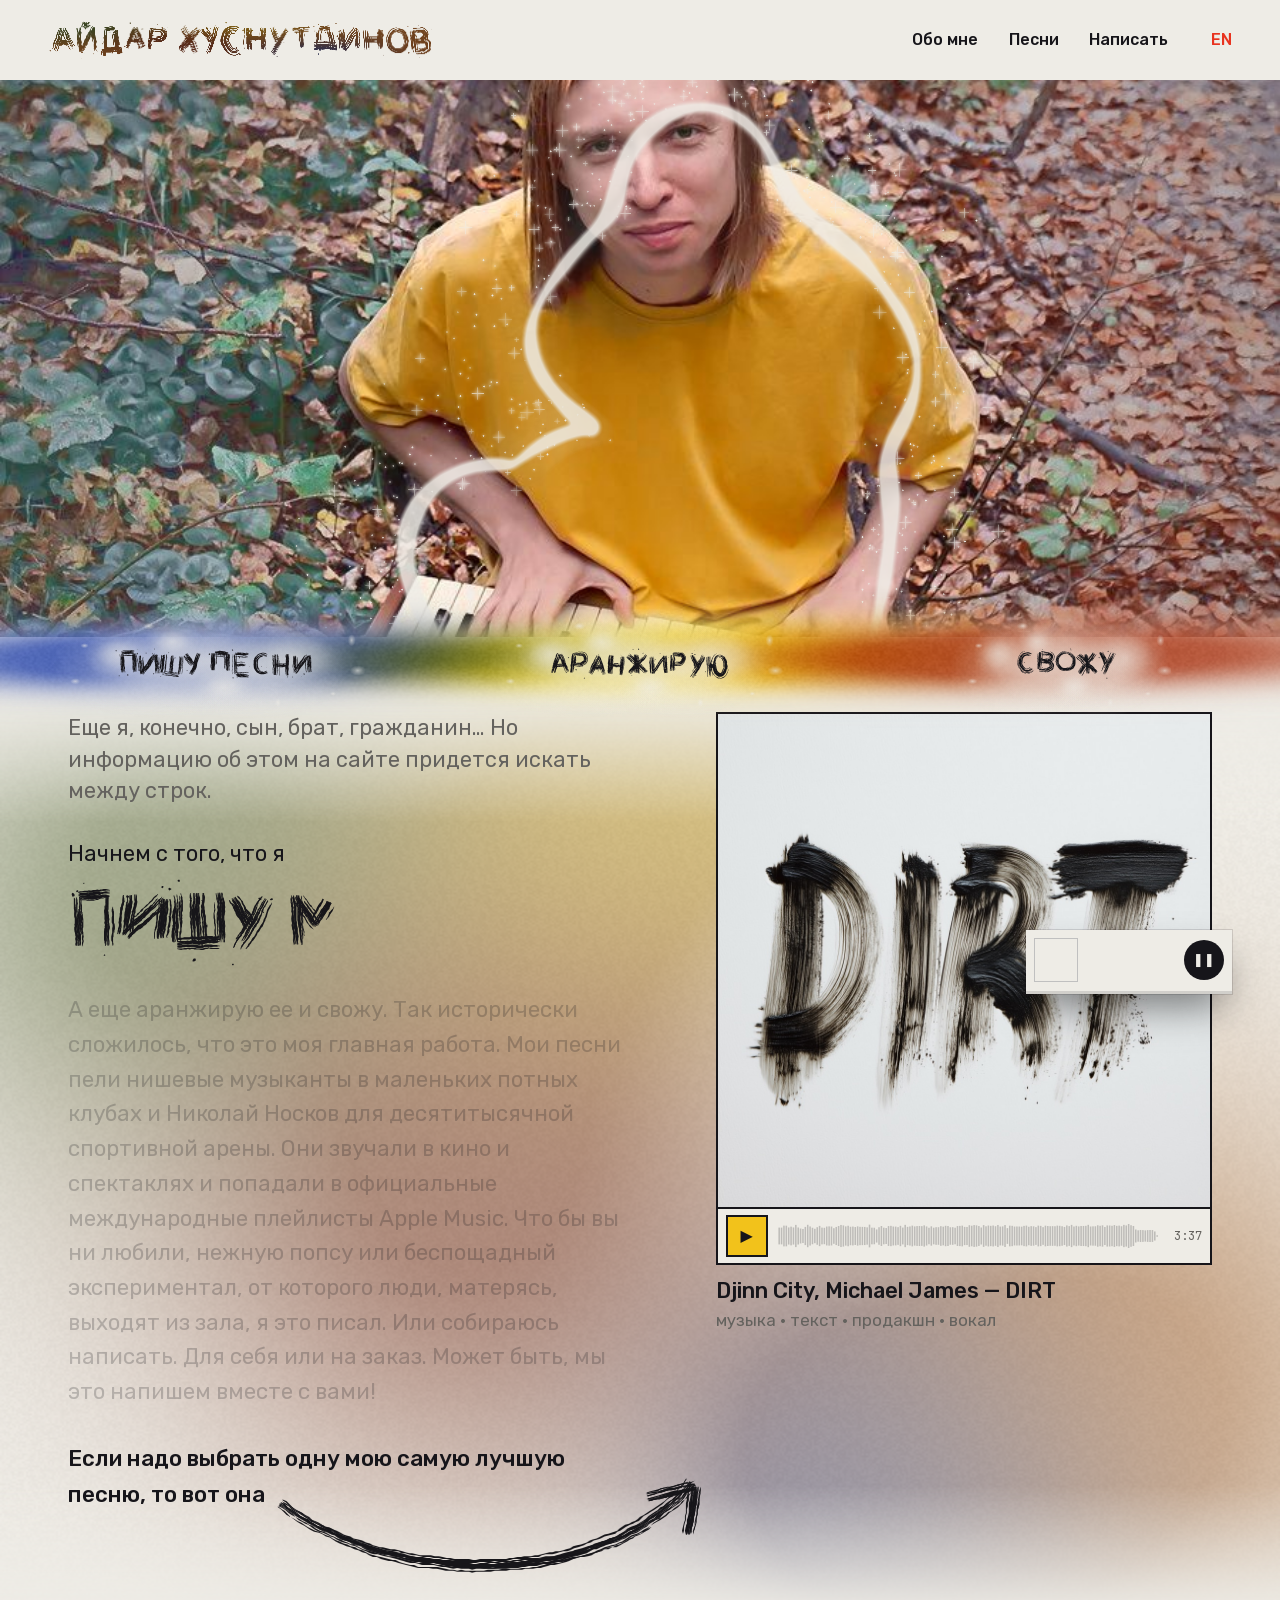
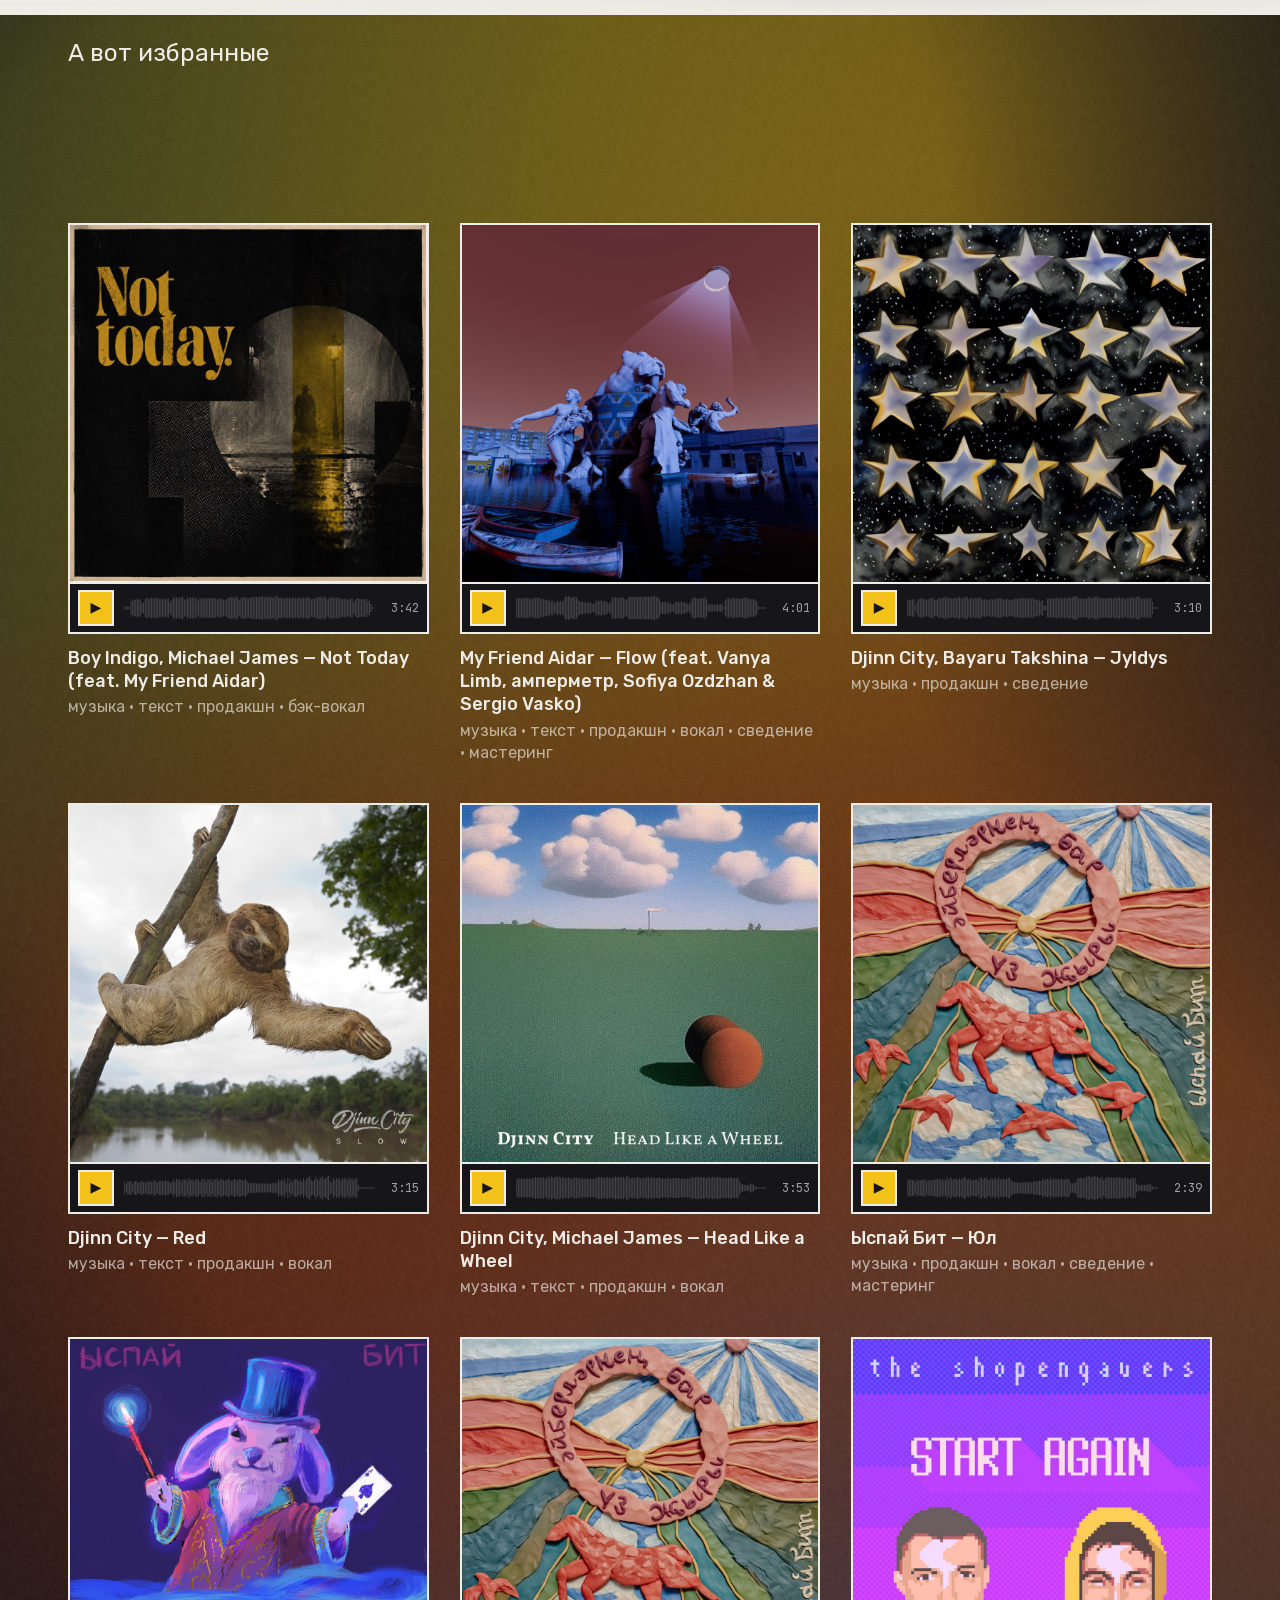
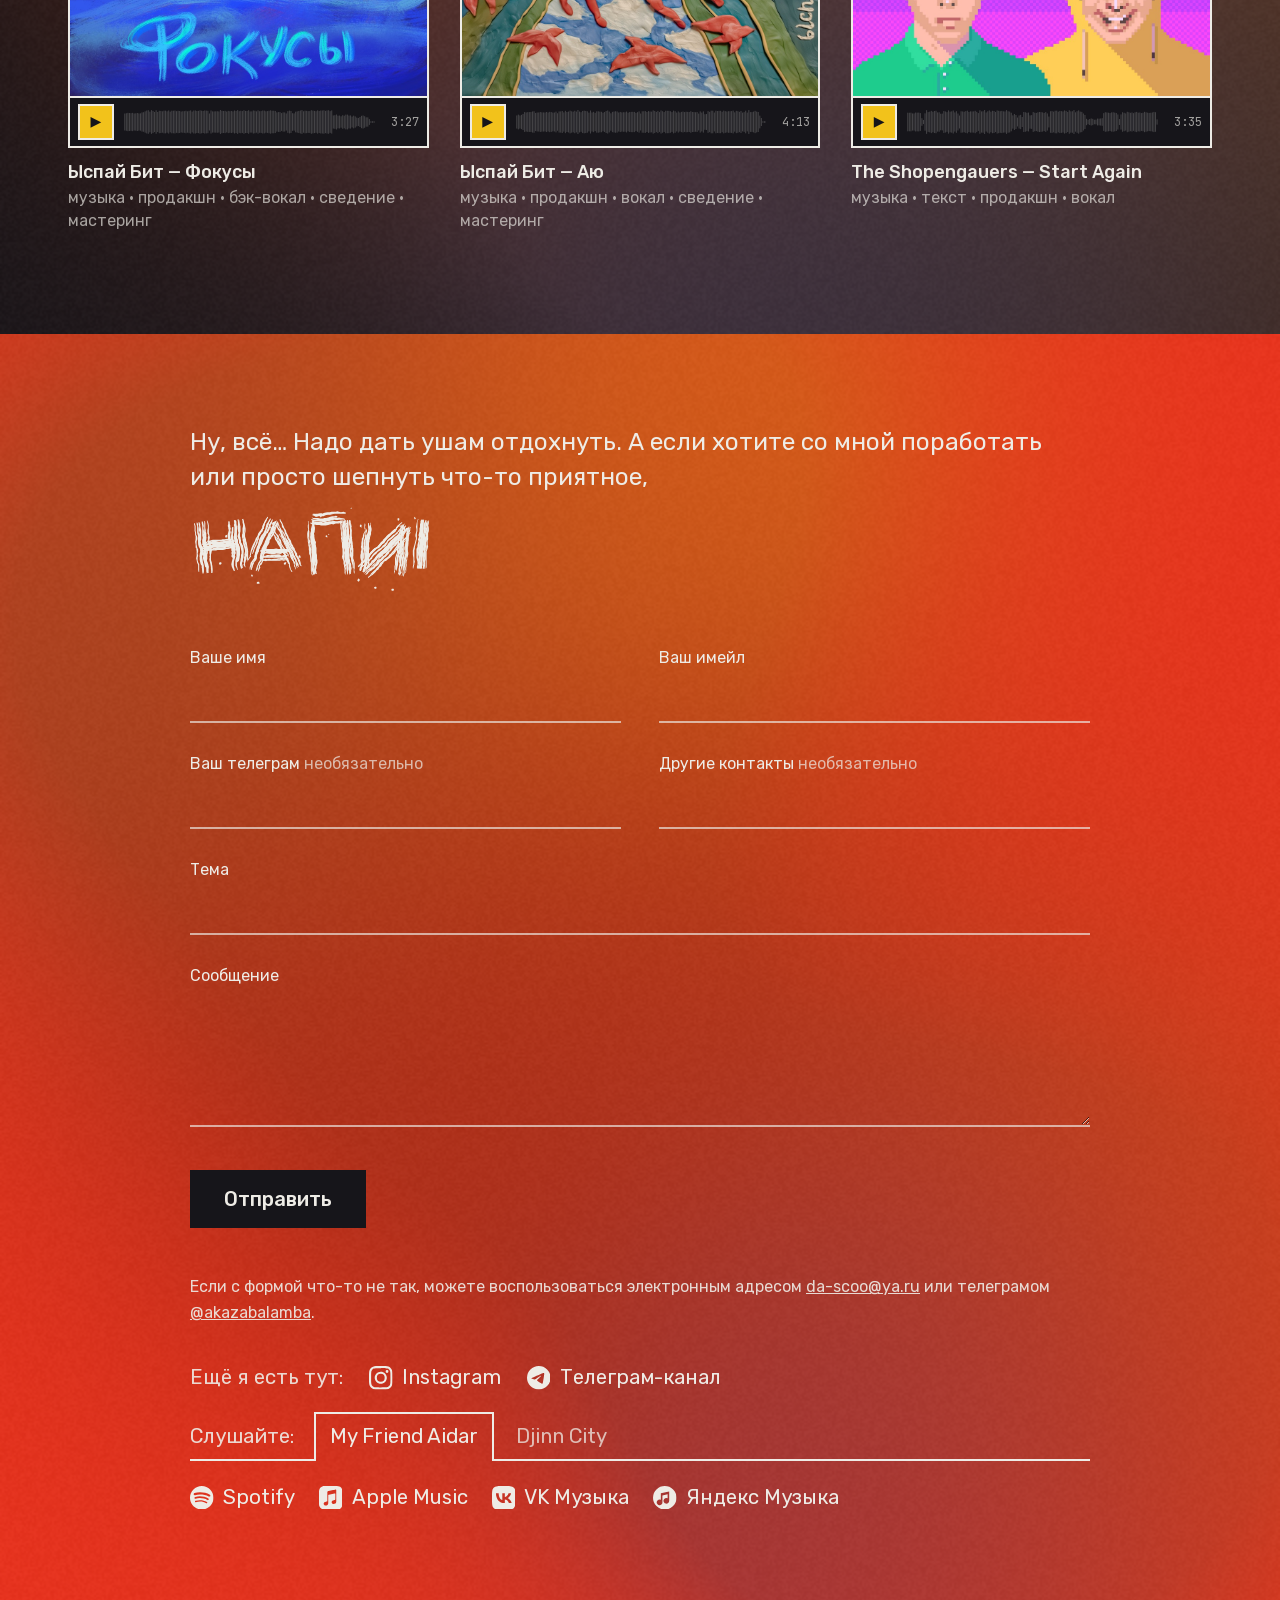
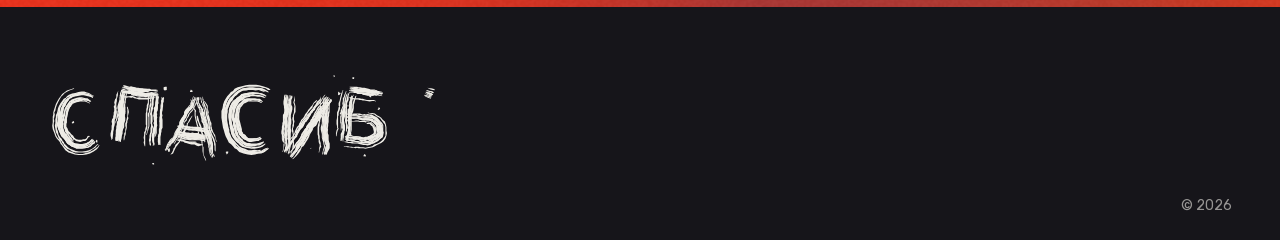
<file: index.html>
<!doctype html>
<html lang="ru">
<head>
<meta charset="utf-8">
<meta name="viewport" content="width=device-width, initial-scale=1, viewport-fit=cover">
<title>Айдар Хуснутдинов — музыкант, программист, звукорежиссёр</title>
<meta name="description" content="Айдар Хуснутдинов. Мои песни пели нишевые музыканты в маленьких потных клубах и Николай Носков для десятитысячной спортивной арены.">
<meta name="theme-color" content="#EEECE6">
<meta property="og:type" content="website">
<meta property="og:title" content="Айдар Хуснутдинов">
<meta property="og:description" content="Музыкант, программист, звукорежиссёр.">
<meta property="og:url" content="https://myfriendaidar.com/">
<meta property="og:image" content="https://myfriendaidar.com/og.jpg">
<meta property="og:image:width" content="2400">
<meta property="og:image:height" content="1260">
<meta property="og:locale" content="ru_RU">
<meta name="twitter:card" content="summary_large_image">
<link rel="stylesheet" href="fonts/fonts.css?v=18101200">
<link rel="stylesheet" href="v2.css?v=20102400">
<link rel="icon" href="favicon.svg" type="image/svg+xml">
<link rel="alternate" hreflang="ru" href="https://myfriendaidar.com/">
<link rel="alternate" hreflang="en" href="https://myfriendaidar.com/en/">
<script>document.documentElement.classList.add('js')</script>
</head>
<body>
<!-- Значки соцсетей и стримингов (simple-icons, CC0). -->
<svg width="0" height="0" style="position:absolute" aria-hidden="true">
<symbol id="i-instagram" viewBox="0 0 24 24"><path d="M7.0301.084c-1.2768.0602-2.1487.264-2.911.5634-.7888.3075-1.4575.72-2.1228 1.3877-.6652.6677-1.075 1.3368-1.3802 2.127-.2954.7638-.4956 1.6365-.552 2.914-.0564 1.2775-.0689 1.6882-.0626 4.947.0062 3.2586.0206 3.6671.0825 4.9473.061 1.2765.264 2.1482.5635 2.9107.308.7889.72 1.4573 1.388 2.1228.6679.6655 1.3365 1.0743 2.1285 1.38.7632.295 1.6361.4961 2.9134.552 1.2773.056 1.6884.069 4.9462.0627 3.2578-.0062 3.668-.0207 4.9478-.0814 1.28-.0607 2.147-.2652 2.9098-.5633.7889-.3086 1.4578-.72 2.1228-1.3881.665-.6682 1.0745-1.3378 1.3795-2.1284.2957-.7632.4966-1.636.552-2.9124.056-1.2809.0692-1.6898.063-4.948-.0063-3.2583-.021-3.6668-.0817-4.9465-.0607-1.2797-.264-2.1487-.5633-2.9117-.3084-.7889-.72-1.4568-1.3876-2.1228C21.2982 1.33 20.628.9208 19.8378.6165 19.074.321 18.2017.1197 16.9244.0645 15.6471.0093 15.236-.005 11.977.0014 8.718.0076 8.31.0215 7.0301.0839m.1402 21.6932c-1.17-.0509-1.8053-.2453-2.2287-.408-.5606-.216-.96-.4771-1.3819-.895-.422-.4178-.6811-.8186-.9-1.378-.1644-.4234-.3624-1.058-.4171-2.228-.0595-1.2645-.072-1.6442-.079-4.848-.007-3.2037.0053-3.583.0607-4.848.05-1.169.2456-1.805.408-2.2282.216-.5613.4762-.96.895-1.3816.4188-.4217.8184-.6814 1.3783-.9003.423-.1651 1.0575-.3614 2.227-.4171 1.2655-.06 1.6447-.072 4.848-.079 3.2033-.007 3.5835.005 4.8495.0608 1.169.0508 1.8053.2445 2.228.408.5608.216.96.4754 1.3816.895.4217.4194.6816.8176.9005 1.3787.1653.4217.3617 1.056.4169 2.2263.0602 1.2655.0739 1.645.0796 4.848.0058 3.203-.0055 3.5834-.061 4.848-.051 1.17-.245 1.8055-.408 2.2294-.216.5604-.4763.96-.8954 1.3814-.419.4215-.8181.6811-1.3783.9-.4224.1649-1.0577.3617-2.2262.4174-1.2656.0595-1.6448.072-4.8493.079-3.2045.007-3.5825-.006-4.848-.0608M16.953 5.5864A1.44 1.44 0 1 0 18.39 4.144a1.44 1.44 0 0 0-1.437 1.4424M5.8385 12.012c.0067 3.4032 2.7706 6.1557 6.173 6.1493 3.4026-.0065 6.157-2.7701 6.1506-6.1733-.0065-3.4032-2.771-6.1565-6.174-6.1498-3.403.0067-6.156 2.771-6.1496 6.1738M8 12.0077a4 4 0 1 1 4.008 3.9921A3.9996 3.9996 0 0 1 8 12.0077"/></symbol>
<symbol id="i-telegram" viewBox="0 0 24 24"><path d="M11.944 0A12 12 0 0 0 0 12a12 12 0 0 0 12 12 12 12 0 0 0 12-12A12 12 0 0 0 12 0a12 12 0 0 0-.056 0zm4.962 7.224c.1-.002.321.023.465.14a.506.506 0 0 1 .171.325c.016.093.036.306.02.472-.18 1.898-.962 6.502-1.36 8.627-.168.9-.499 1.201-.82 1.23-.696.065-1.225-.46-1.9-.902-1.056-.693-1.653-1.124-2.678-1.8-1.185-.78-.417-1.21.258-1.91.177-.184 3.247-2.977 3.307-3.23.007-.032.014-.15-.056-.212s-.174-.041-.249-.024c-.106.024-1.793 1.14-5.061 3.345-.48.33-.913.49-1.302.48-.428-.008-1.252-.241-1.865-.44-.752-.245-1.349-.374-1.297-.789.027-.216.325-.437.893-.663 3.498-1.524 5.83-2.529 6.998-3.014 3.332-1.386 4.025-1.627 4.476-1.635z"/></symbol>
<symbol id="i-spotify" viewBox="0 0 24 24"><path d="M12 0C5.4 0 0 5.4 0 12s5.4 12 12 12 12-5.4 12-12S18.66 0 12 0zm5.521 17.34c-.24.359-.66.48-1.021.24-2.82-1.74-6.36-2.101-10.561-1.141-.418.122-.779-.179-.899-.539-.12-.421.18-.78.54-.9 4.56-1.021 8.52-.6 11.64 1.32.42.18.479.659.301 1.02zm1.44-3.3c-.301.42-.841.6-1.262.3-3.239-1.98-8.159-2.58-11.939-1.38-.479.12-1.02-.12-1.14-.6-.12-.48.12-1.021.6-1.141C9.6 9.9 15 10.561 18.72 12.84c.361.181.54.78.241 1.2zm.12-3.36C15.24 8.4 8.82 8.16 5.16 9.301c-.6.179-1.2-.181-1.38-.721-.18-.601.18-1.2.72-1.381 4.26-1.26 11.28-1.02 15.721 1.621.539.3.719 1.02.419 1.56-.299.421-1.02.599-1.559.3z"/></symbol>
<symbol id="i-applemusic" viewBox="0 0 24 24"><path d="M23.994 6.124a9.23 9.23 0 00-.24-2.19c-.317-1.31-1.062-2.31-2.18-3.043a5.022 5.022 0 00-1.877-.726 10.496 10.496 0 00-1.564-.15c-.04-.003-.083-.01-.124-.013H5.986c-.152.01-.303.017-.455.026-.747.043-1.49.123-2.193.4-1.336.53-2.3 1.452-2.865 2.78-.192.448-.292.925-.363 1.408-.056.392-.088.785-.1 1.18 0 .032-.007.062-.01.093v12.223c.01.14.017.283.027.424.05.815.154 1.624.497 2.373.65 1.42 1.738 2.353 3.234 2.801.42.127.856.187 1.293.228.555.053 1.11.06 1.667.06h11.03a12.5 12.5 0 001.57-.1c.822-.106 1.596-.35 2.295-.81a5.046 5.046 0 001.88-2.207c.186-.42.293-.87.37-1.324.113-.675.138-1.358.137-2.04-.002-3.8 0-7.595-.003-11.393zm-6.423 3.99v5.712c0 .417-.058.827-.244 1.206-.29.59-.76.962-1.388 1.14-.35.1-.706.157-1.07.173-.95.045-1.773-.6-1.943-1.536a1.88 1.88 0 011.038-2.022c.323-.16.67-.25 1.018-.324.378-.082.758-.153 1.134-.24.274-.063.457-.23.51-.516a.904.904 0 00.02-.193c0-1.815 0-3.63-.002-5.443a.725.725 0 00-.026-.185c-.04-.15-.15-.243-.304-.234-.16.01-.318.035-.475.066-.76.15-1.52.303-2.28.456l-2.325.47-1.374.278c-.016.003-.032.01-.048.013-.277.077-.377.203-.39.49-.002.042 0 .086 0 .13-.002 2.602 0 5.204-.003 7.805 0 .42-.047.836-.215 1.227-.278.64-.77 1.04-1.434 1.233-.35.1-.71.16-1.075.172-.96.036-1.755-.6-1.92-1.544-.14-.812.23-1.685 1.154-2.075.357-.15.73-.232 1.108-.31.287-.06.575-.116.86-.177.383-.083.583-.323.6-.714v-.15c0-2.96 0-5.922.002-8.882 0-.123.013-.25.042-.37.07-.285.273-.448.546-.518.255-.066.515-.112.774-.165.733-.15 1.466-.296 2.2-.444l2.27-.46c.67-.134 1.34-.27 2.01-.403.22-.043.442-.088.663-.106.31-.025.523.17.554.482.008.073.012.148.012.223.002 1.91.002 3.822 0 5.732z"/></symbol>
<symbol id="i-vk" viewBox="0 0 24 24"><path d="m9.489.004.729-.003h3.564l.73.003.914.01.433.007.418.011.403.014.388.016.374.021.36.025.345.03.333.033c1.74.196 2.933.616 3.833 1.516.9.9 1.32 2.092 1.516 3.833l.034.333.029.346.025.36.02.373.025.588.012.41.013.644.009.915.004.98-.001 3.313-.003.73-.01.914-.007.433-.011.418-.014.403-.016.388-.021.374-.025.36-.03.345-.033.333c-.196 1.74-.616 2.933-1.516 3.833-.9.9-2.092 1.32-3.833 1.516l-.333.034-.346.029-.36.025-.373.02-.588.025-.41.012-.644.013-.915.009-.98.004-3.313-.001-.73-.003-.914-.01-.433-.007-.418-.011-.403-.014-.388-.016-.374-.021-.36-.025-.345-.03-.333-.033c-1.74-.196-2.933-.616-3.833-1.516-.9-.9-1.32-2.092-1.516-3.833l-.034-.333-.029-.346-.025-.36-.02-.373-.025-.588-.012-.41-.013-.644-.009-.915-.004-.98.001-3.313.003-.73.01-.914.007-.433.011-.418.014-.403.016-.388.021-.374.025-.36.03-.345.033-.333c.196-1.74.616-2.933 1.516-3.833.9-.9 2.092-1.32 3.833-1.516l.333-.034.346-.029.36-.025.373-.02.588-.025.41-.012.644-.013.915-.009ZM6.79 7.3H4.05c.13 6.24 3.25 9.99 8.72 9.99h.31v-3.57c2.01.2 3.53 1.67 4.14 3.57h2.84c-.78-2.84-2.83-4.41-4.11-5.01 1.28-.74 3.08-2.54 3.51-4.98h-2.58c-.56 1.98-2.22 3.78-3.8 3.95V7.3H10.5v6.92c-1.6-.4-3.62-2.34-3.71-6.92Z"/></symbol>
<symbol id="i-bandcamp" viewBox="0 0 24 24"><path d="M0 18.75l7.437-13.5H24l-7.438 13.5H0z"/></symbol>
<symbol id="i-yandexmusic" viewBox="0 0 24 24"><path d="M12 0a12 12 0 1 0 0 24 12 12 0 0 0 0-24zm4.5 5.5v9.6a2.9 2.9 0 1 1-1.6-2.6V8.3l-5.3 1.4v7a2.9 2.9 0 1 1-1.6-2.6V7.4z"/></symbol>
</svg>

<!-- 1. Первый экран виден сразу: имя → фото → «Пишу песни · Аранжирую · Свожу»
     тушью на полях штриховки. Имя — мазки, сквозь которые светится живой градиент. -->
<h1 class="name" id="top" data-name-brush="brush/name.json"><img src="img/name.svg" alt="Айдар Хуснутдинов" width="1791" height="186"></h1>

<figure class="hero" data-hero>
  <picture>
    <source media="(max-width:640px)" srcset="img/photo-mob.jpg?v=5">
    <img src="img/photo.jpg?v=5" alt="Айдар Хуснутдинов" width="2000" height="870" data-photo>
  </picture>
  <!-- Белый контур вокруг человека — кривой, как обвёл ребёнок, с блёстками (tools/outline_photo.py). -->
  <div class="hero__line" aria-hidden="true"></div>
</figure>

<ul class="skills">
  <li class="skills__bg" aria-hidden="true"><canvas data-glow-skills></canvas></li>
  <li><span class="word"><img src="img/skill-1.svg" alt="Пишу песни"></span></li>
  <li><span class="word"><img src="img/skill-2.svg" alt="Аранжирую"></span></li>
  <li><span class="word"><img src="img/skill-3.svg" alt="Свожу"></span></li>
</ul>

<!-- Шапка: большая полоса с именем при прокрутке сжимается в маленькую, потом буквы
     уходят влево, справа проявляется меню. Имя светится грязью. -->
<header class="bar" data-bar>
  <a class="bar__name" href="#top" aria-hidden="true" tabindex="-1" data-name><img src="img/name.svg" alt=""></a>
  <nav class="bar__nav"><a href="#story">Обо мне</a><a href="#songs">Песни</a><a href="#write">Написать</a><a class="bar__lang" href="en/" hreflang="en" lang="en">EN</a></nav>
</header>

<main id="main">

<!-- 2. Текст и лучшая песня рядом. Фон полосы — та же визуализация, что в комнате,
     но на бумаге: застывшая, оживает от любой песни. -->
<section class="story" id="story">
  <canvas class="story__glow" data-glow-best aria-hidden="true"></canvas>
  <div class="story__text">
    <p class="story__aside">Еще я, конечно, сын, брат, гражданин… Но информацию об этом
      на сайте придется искать между строк.</p>
    <p class="story__lead">Начнем с того, что я</p>
    <h2 class="story__h" data-brush="brush/pishu.json"><img src="img/pishu.svg" alt="Пишу музыку"></h2>
    <p class="story__p" data-words>А еще аранжирую ее и свожу. Так исторически сложилось, что это моя главная работа. Мои песни пели нишевые
      музыканты в маленьких потных клубах и Николай Носков для десятитысячной
      спортивной арены. Они звучали в кино и спектаклях и попадали в официальные
      международные плейлисты Apple Music. Что бы вы ни любили, нежную попсу или
      беспощадный экспериментал, от которого люди, матерясь, выходят из зала,
      я это писал. Или собираюсь написать. Для себя или на заказ. Может быть,
      мы это напишем вместе с вами!</p>
    <p class="story__to">Если надо выбрать одну мою самую лучшую песню, то вот она</p>
  </div>
  <!-- Стрелка кистью от конца фразы «…вот она» к песне, провисает под строкой. Место
       считает скрипт по концу фразы и краю обложки. На телефоне песня и так под фразой. -->
  <div class="story__arrow" data-brush="brush/strelka.json" data-tail="2.2" data-arrow aria-hidden="true"><img src="img/strelka.svg" alt=""></div>
  <div class="story__best">
    <ul class="best__list">
    <li class="card card--best" data-song="dirt" data-audio="audio/dirt.mp3" data-cover="covers/dirt-feat-michael-james.jpg">
      <span class="card__cover"><img src="covers/dirt-feat-michael-james.jpg" alt="" loading="lazy"></span>
      <span class="strip"><button class="strip__play" type="button" aria-label="Слушать: Djinn City, Michael James — DIRT">▶</button><svg class="strip__wave" data-wave preserveAspectRatio="none" aria-hidden="true"></svg><span class="strip__time" data-dur></span></span>
      <span class="card__name">Djinn City, Michael James — DIRT</span>
      <span class="card__role">музыка · текст · продакшн · вокал</span>
    </li>
    </ul>
  </div>
</section>

<!-- 3. Комната прослушивания: сетка 3×3. Фон — визуализация из цветов обложки
     играющей песни: течёт под мелодию, раздувается на бочке; на паузе застывает.
     Вокруг играющей обложки — свечение её же цветов. -->
<section class="room" id="songs">
  <canvas class="room__glow" data-glow aria-hidden="true"></canvas>
  <div class="room__in">
    <p class="room__lead">А вот избранные</p>
    <h2 class="room__h" data-brush="brush/pesni.json"><img src="img/pesni.svg" alt="песни"></h2>
    <ul class="grid">
    <li class="card" data-song="not-today" data-audio="audio/not-today.mp3" data-cover="covers/not-today.jpg">
      <span class="card__cover"><img src="covers/not-today.jpg" alt="" loading="lazy"></span>
      <span class="strip"><button class="strip__play" type="button" aria-label="Слушать: Boy Indigo, Michael James — Not Today (feat. My Friend Aidar)">▶</button><svg class="strip__wave" data-wave preserveAspectRatio="none" aria-hidden="true"></svg><span class="strip__time" data-dur></span></span>
      <span class="card__name">Boy Indigo, Michael James — Not Today (feat. My Friend Aidar)</span>
      <span class="card__role">музыка · текст · продакшн · бэк-вокал</span>
    </li>
    <li class="card" data-song="flow" data-audio="audio/flow.mp3" data-cover="covers/flow.jpg">
      <span class="card__cover"><img src="covers/flow.jpg" alt="" loading="lazy"></span>
      <span class="strip"><button class="strip__play" type="button" aria-label="Слушать: My Friend Aidar — Flow (feat. Vanya Limb, амперметр, Sofiya Ozdzhan &amp; Sergio Vasko)">▶</button><svg class="strip__wave" data-wave preserveAspectRatio="none" aria-hidden="true"></svg><span class="strip__time" data-dur></span></span>
      <span class="card__name">My Friend Aidar — Flow (feat. Vanya Limb, амперметр, Sofiya Ozdzhan &amp; Sergio Vasko)</span>
      <span class="card__role">музыка · текст · продакшн · вокал · сведение · мастеринг</span>
    </li>
    <li class="card" data-song="jyldys" data-audio="audio/jyldys.mp3" data-cover="covers/jyldys.jpg">
      <span class="card__cover"><img src="covers/jyldys.jpg" alt="" loading="lazy"></span>
      <span class="strip"><button class="strip__play" type="button" aria-label="Слушать: Djinn City, Bayaru Takshina — Jyldys">▶</button><svg class="strip__wave" data-wave preserveAspectRatio="none" aria-hidden="true"></svg><span class="strip__time" data-dur></span></span>
      <span class="card__name">Djinn City, Bayaru Takshina — Jyldys</span>
      <span class="card__role">музыка · продакшн · сведение</span>
    </li>
    <li class="card" data-song="red" data-audio="audio/red.mp3" data-cover="covers/slow.jpg">
      <span class="card__cover"><img src="covers/slow.jpg" alt="" loading="lazy"></span>
      <span class="strip"><button class="strip__play" type="button" aria-label="Слушать: Djinn City — Red">▶</button><svg class="strip__wave" data-wave preserveAspectRatio="none" aria-hidden="true"></svg><span class="strip__time" data-dur></span></span>
      <span class="card__name">Djinn City — Red</span>
      <span class="card__role">музыка · текст · продакшн · вокал</span>
    </li>
    <li class="card" data-song="head-like-a-wheel" data-audio="audio/head-like-a-wheel.mp3" data-cover="covers/head-like-a-wheel-feat-michael-james.jpg">
      <span class="card__cover"><img src="covers/head-like-a-wheel-feat-michael-james.jpg" alt="" loading="lazy"></span>
      <span class="strip"><button class="strip__play" type="button" aria-label="Слушать: Djinn City, Michael James — Head Like a Wheel">▶</button><svg class="strip__wave" data-wave preserveAspectRatio="none" aria-hidden="true"></svg><span class="strip__time" data-dur></span></span>
      <span class="card__name">Djinn City, Michael James — Head Like a Wheel</span>
      <span class="card__role">музыка · текст · продакшн · вокал</span>
    </li>
    <li class="card" data-song="yul" data-audio="audio/yul.mp3" data-cover="covers/eyberlernen-bar-uz-jyry.jpg">
      <span class="card__cover"><img src="covers/eyberlernen-bar-uz-jyry.jpg" alt="" loading="lazy"></span>
      <span class="strip"><button class="strip__play" type="button" aria-label="Слушать: Ыспай Бит — Юл">▶</button><svg class="strip__wave" data-wave preserveAspectRatio="none" aria-hidden="true"></svg><span class="strip__time" data-dur></span></span>
      <span class="card__name">Ыспай Бит — Юл</span>
      <span class="card__role">музыка · продакшн · вокал · сведение · мастеринг</span>
    </li>
    <li class="card" data-song="fokusy" data-audio="audio/fokusy.mp3" data-cover="covers/fokusy.jpg">
      <span class="card__cover"><img src="covers/fokusy.jpg" alt="" loading="lazy"></span>
      <span class="strip"><button class="strip__play" type="button" aria-label="Слушать: Ыспай Бит — Фокусы">▶</button><svg class="strip__wave" data-wave preserveAspectRatio="none" aria-hidden="true"></svg><span class="strip__time" data-dur></span></span>
      <span class="card__name">Ыспай Бит — Фокусы</span>
      <span class="card__role">музыка · продакшн · бэк-вокал · сведение · мастеринг</span>
    </li>
    <li class="card" data-song="ayu" data-audio="audio/ayu.mp3" data-cover="covers/eyberlernen-bar-uz-jyry.jpg">
      <span class="card__cover"><img src="covers/eyberlernen-bar-uz-jyry.jpg" alt="" loading="lazy"></span>
      <span class="strip"><button class="strip__play" type="button" aria-label="Слушать: Ыспай Бит — Аю">▶</button><svg class="strip__wave" data-wave preserveAspectRatio="none" aria-hidden="true"></svg><span class="strip__time" data-dur></span></span>
      <span class="card__name">Ыспай Бит — Аю</span>
      <span class="card__role">музыка · продакшн · вокал · сведение · мастеринг</span>
    </li>
    <li class="card" data-song="start-again" data-audio="audio/start-again.mp3" data-cover="covers/start-again.jpg">
      <span class="card__cover"><img src="covers/start-again.jpg" alt="" loading="lazy"></span>
      <span class="strip"><button class="strip__play" type="button" aria-label="Слушать: The Shopengauers — Start Again">▶</button><svg class="strip__wave" data-wave preserveAspectRatio="none" aria-hidden="true"></svg><span class="strip__time" data-dur></span></span>
      <span class="card__name">The Shopengauers — Start Again</span>
      <span class="card__role">музыка · текст · продакшн · вокал</span>
    </li>
    </ul>
  </div>
</section>

<!-- 4. Письмо. Фон — та же визуализация на красном: застывшая, оживает с музыкой. -->
<section class="write" id="write">
  <canvas class="write__glow" data-glow-write aria-hidden="true"></canvas>
  <p class="write__lead">Ну, всё… Надо дать ушам отдохнуть. А если хотите со мной поработать или просто
    шепнуть что-то приятное,</p>
  <h2 class="write__h" data-brush="brush/napishite.json"><img src="img/napishite.svg" alt="Напишите мне"></h2>

  <form class="form" action="https://formsubmit.co/ajax/36f7e7436ccb0e58b3352c905df5de21" method="post" data-form novalidate>
    <label class="f"><span class="f__l">Ваше имя</span>
      <input class="f__i" type="text" name="name" required autocomplete="name"></label>
    <label class="f"><span class="f__l">Ваш имейл</span>
      <input class="f__i" type="email" name="email" required autocomplete="email"></label>
    <label class="f"><span class="f__l">Ваш телеграм <i>необязательно</i></span>
      <input class="f__i" type="text" name="telegram"></label>
    <label class="f"><span class="f__l">Другие контакты <i>необязательно</i></span>
      <input class="f__i" type="text" name="other"></label>
    <label class="f f--wide"><span class="f__l">Тема</span>
      <input class="f__i" type="text" name="subject" required></label>
    <label class="f f--wide"><span class="f__l">Сообщение</span>
      <textarea class="f__i f__t" name="message" rows="4" required></textarea></label>
    <input type="hidden" name="_subject">
    <input type="hidden" name="_template" value="table">
    <input class="hp" type="text" name="_honey" tabindex="-1" autocomplete="off" aria-hidden="true">
    <div class="form__end">
      <button class="btn" type="submit" data-submit>Отправить</button>
      <span class="form__note" data-note role="status"></span>
    </div>
  </form>

  <p class="write__fallback">Если с формой что-то не так, можете воспользоваться электронным
    адресом <a data-mail>da-scoo (собака) ya.ru</a> или телеграмом
    <a href="https://t.me/akazabalamba">@akazabalamba</a>.</p>

  <div class="links">
    <p class="links__row"><span class="links__h">Ещё я есть тут:</span>
      <a class="ln" href="https://instagram.com/myfriendaidar" target="_blank" rel="noopener"><svg class="ln__i" aria-hidden="true"><use href="#i-instagram"/></svg>Instagram</a>
      <a class="ln" href="https://t.me/myfriendaidar2" target="_blank" rel="noopener"><svg class="ln__i" aria-hidden="true"><use href="#i-telegram"/></svg>Телеграм-канал</a></p>
    <div class="links__row links__tabs" data-pj><span class="links__h">Слушайте:</span>
      <button class="pj" type="button" aria-expanded="true" aria-controls="pj-mfa">My Friend Aidar</button>
      <button class="pj" type="button" aria-expanded="false" aria-controls="pj-djinn">Djinn City</button>
    </div>
    <!-- Место под стриминги занято всегда: открылся список — блок не растёт. -->
    <div class="links__drop">
      <p class="links__list" id="pj-mfa">
        <a class="ln" href="https://open.spotify.com/artist/5NWk455ctTK1ebC2hyqm8i" target="_blank" rel="noopener"><svg class="ln__i" aria-hidden="true"><use href="#i-spotify"/></svg>Spotify</a>
        <a class="ln" href="https://music.apple.com/ru/artist/my-friend-aidar/1850491211" target="_blank" rel="noopener"><svg class="ln__i" aria-hidden="true"><use href="#i-applemusic"/></svg>Apple Music</a>
        <a class="ln" href="https://vk.ru/artist/2813233381211581961" target="_blank" rel="noopener"><svg class="ln__i" aria-hidden="true"><use href="#i-vk"/></svg>VK Музыка</a>
        <a class="ln" href="https://music.yandex.ru/artist/24956728" target="_blank" rel="noopener"><svg class="ln__i" aria-hidden="true"><use href="#i-yandexmusic"/></svg>Яндекс Музыка</a></p>
      <p class="links__list" id="pj-djinn" hidden>
        <a class="ln" href="https://open.spotify.com/artist/6tsmk5wuBPlTnmHJMTQxJh" target="_blank" rel="noopener"><svg class="ln__i" aria-hidden="true"><use href="#i-spotify"/></svg>Spotify</a>
        <a class="ln" href="https://music.apple.com/ru/artist/djinn-city/1333679571" target="_blank" rel="noopener"><svg class="ln__i" aria-hidden="true"><use href="#i-applemusic"/></svg>Apple Music</a>
        <a class="ln" href="https://vk.ru/artist/2552069675139811059" target="_blank" rel="noopener"><svg class="ln__i" aria-hidden="true"><use href="#i-vk"/></svg>VK Музыка</a>
        <a class="ln" href="https://djinn-city.bandcamp.com/" target="_blank" rel="noopener"><svg class="ln__i" aria-hidden="true"><use href="#i-bandcamp"/></svg>Bandcamp</a>
        <a class="ln" href="https://music.yandex.ru/artist/5570951" target="_blank" rel="noopener"><svg class="ln__i" aria-hidden="true"><use href="#i-yandexmusic"/></svg>Яндекс Музыка</a></p>
    </div>
  </div>
</section>

<footer class="foot">
  <p class="foot__name" data-brush="brush/spasibo.json"><img src="img/spasibo.svg" alt="Спасибо, что долистали!"></p>
  <p class="foot__row">© <span data-year>2026</span></p>
</footer>

</main>

<!-- Мини-плеер: держит песню, пока листаешь. -->
<div class="mini" data-mini aria-live="polite">
  <img class="mini__cover" data-mini-cover alt="">
  <span class="mini__t" data-mini-title></span>
  <canvas class="mini__eq" data-mini-eq aria-hidden="true"></canvas>
  <button class="mini__btn" type="button" data-mini-btn aria-label="Пауза">❚❚</button>
  <span class="mini__bar"><span data-mini-bar></span></span>
</div>

<script src="vendor/gsap.min.js"></script>
<script src="vendor/ScrollTrigger.min.js"></script>
<script src="waves.js?v=14040000"></script>
<script src="v2.js?v=20102400"></script>
</body>
</html>
</file>
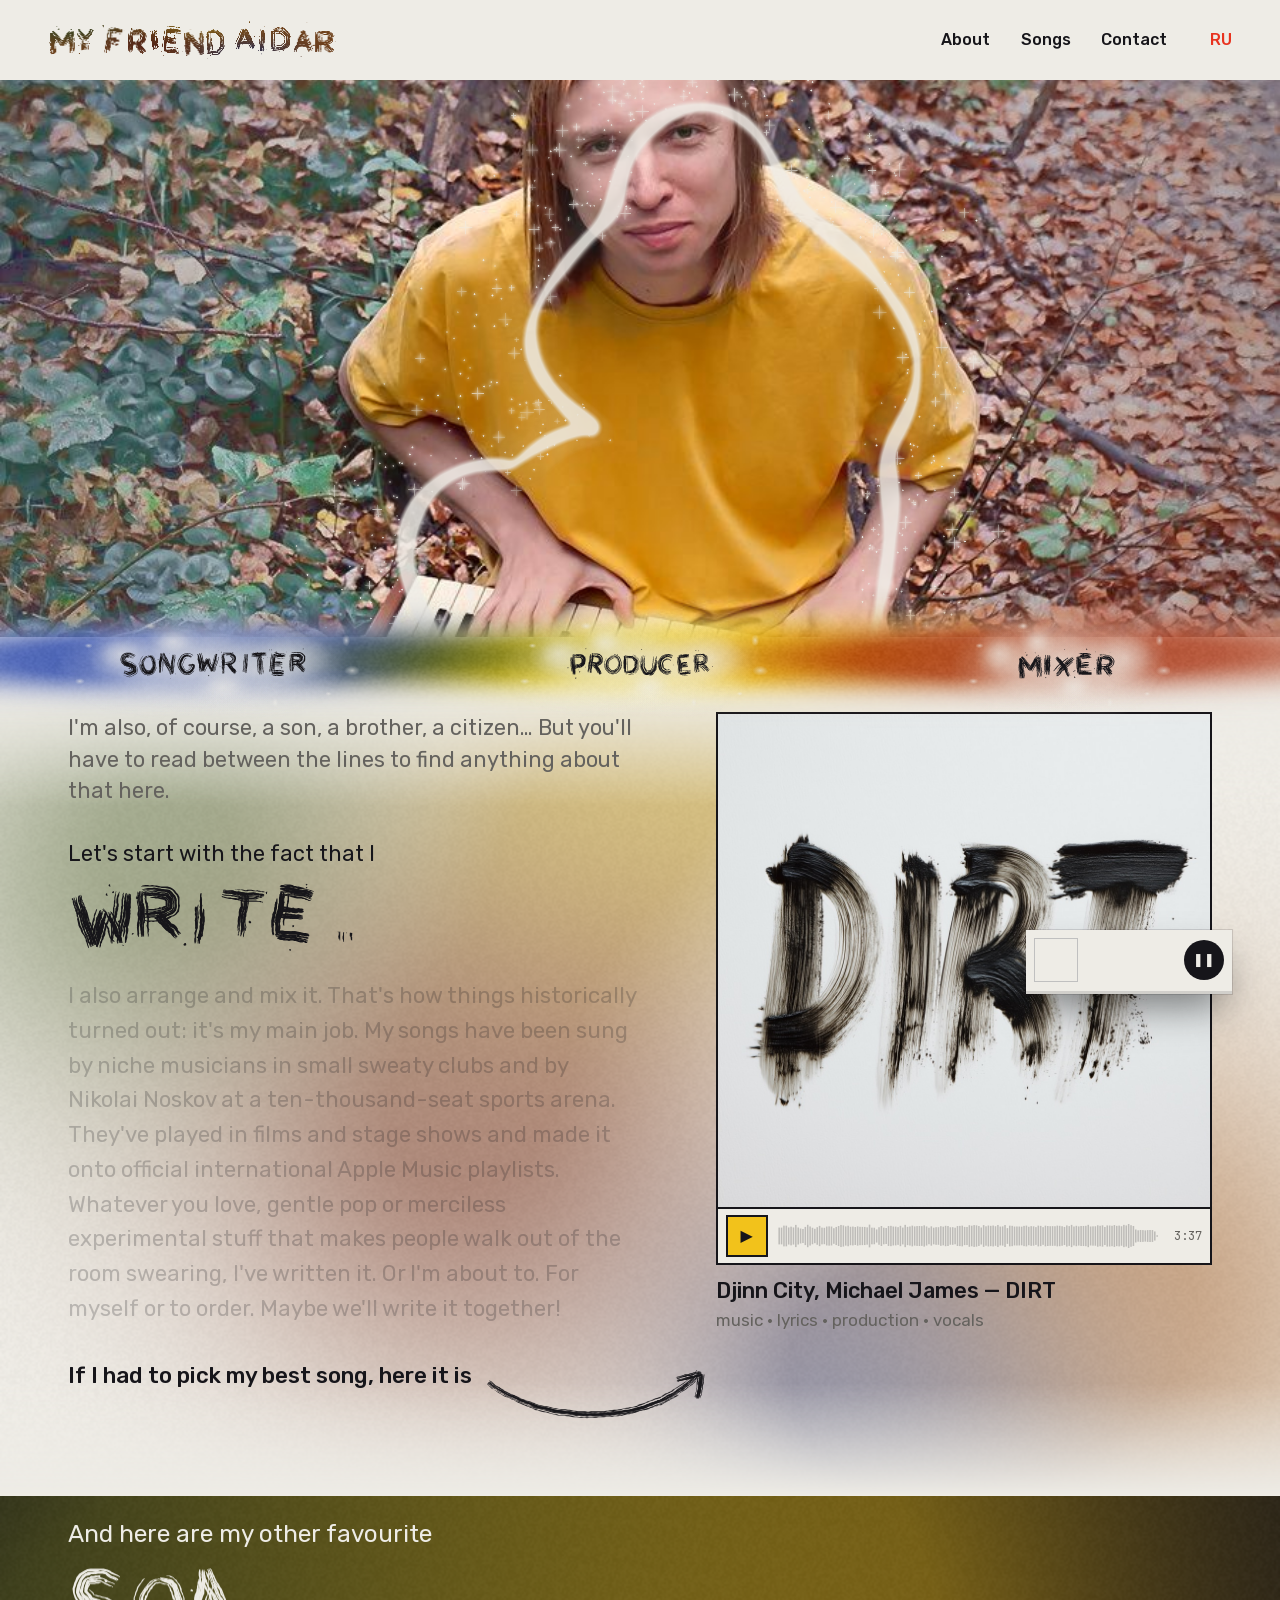
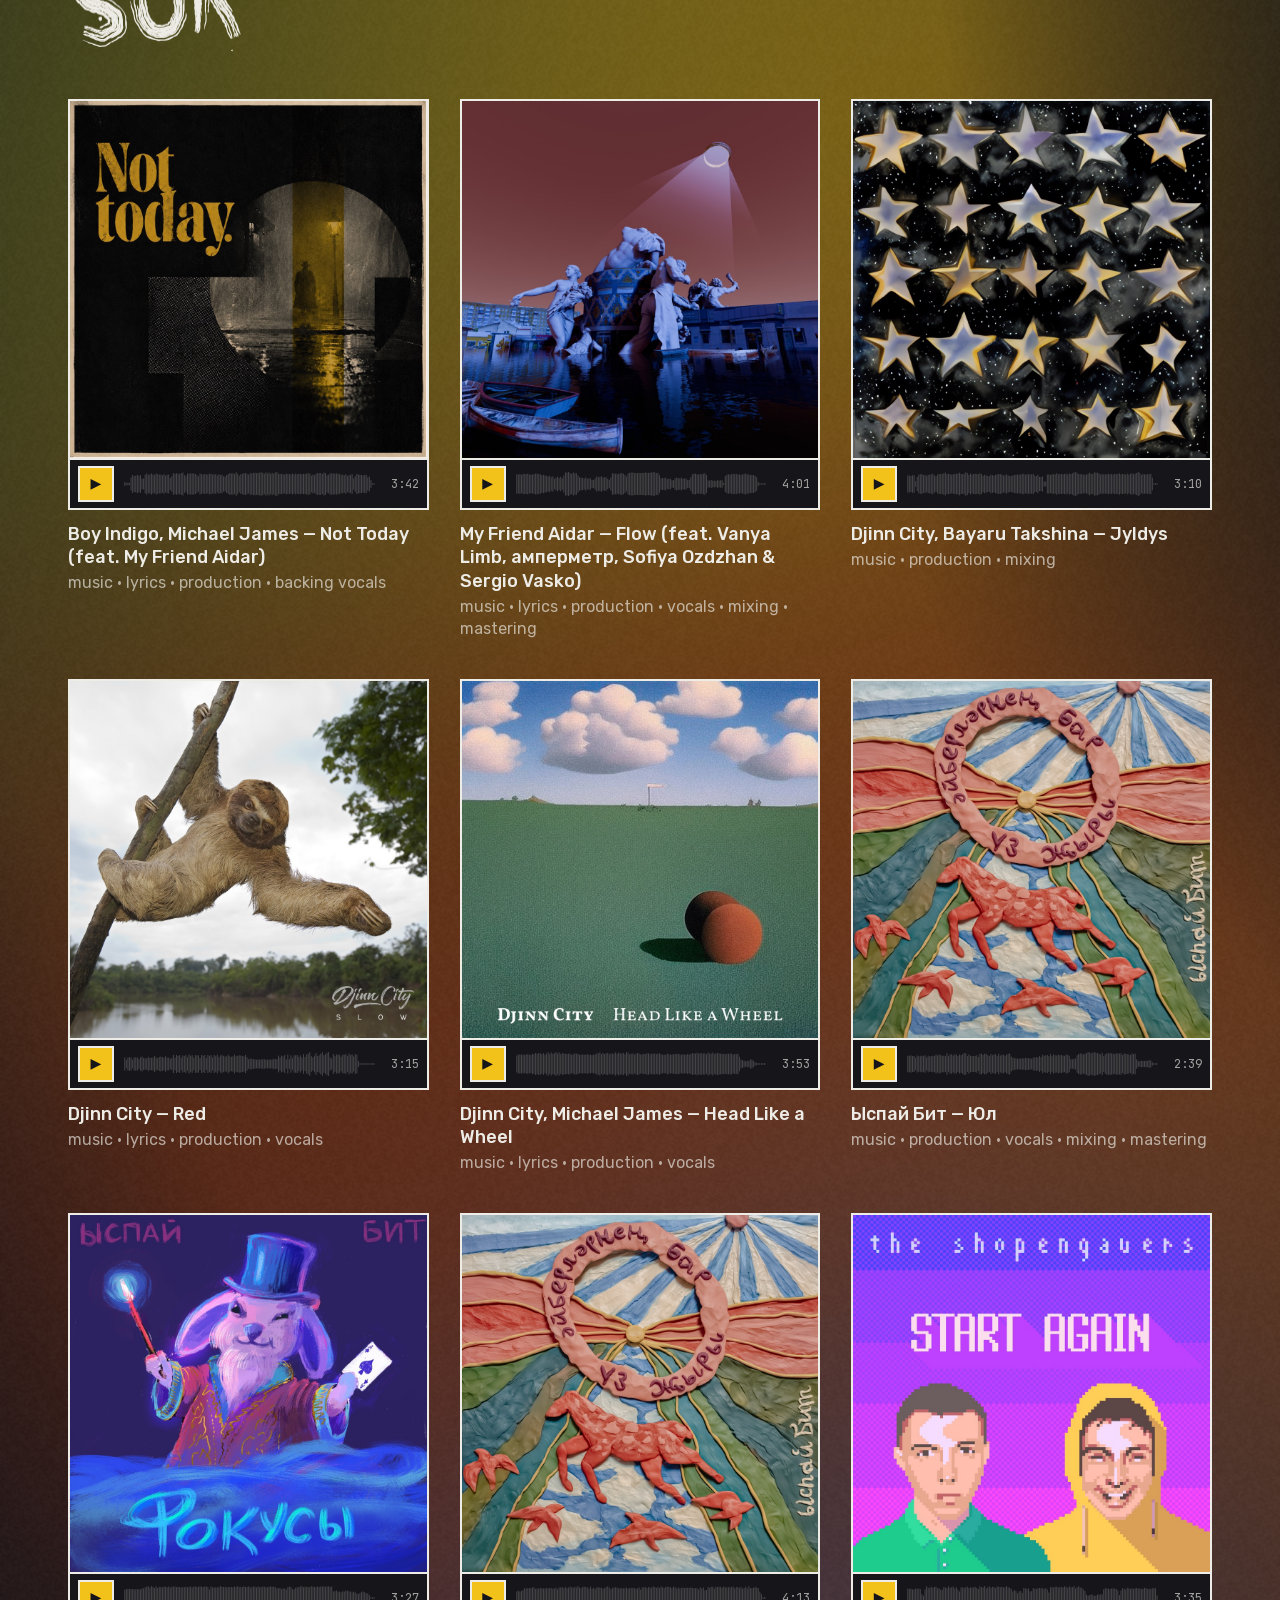
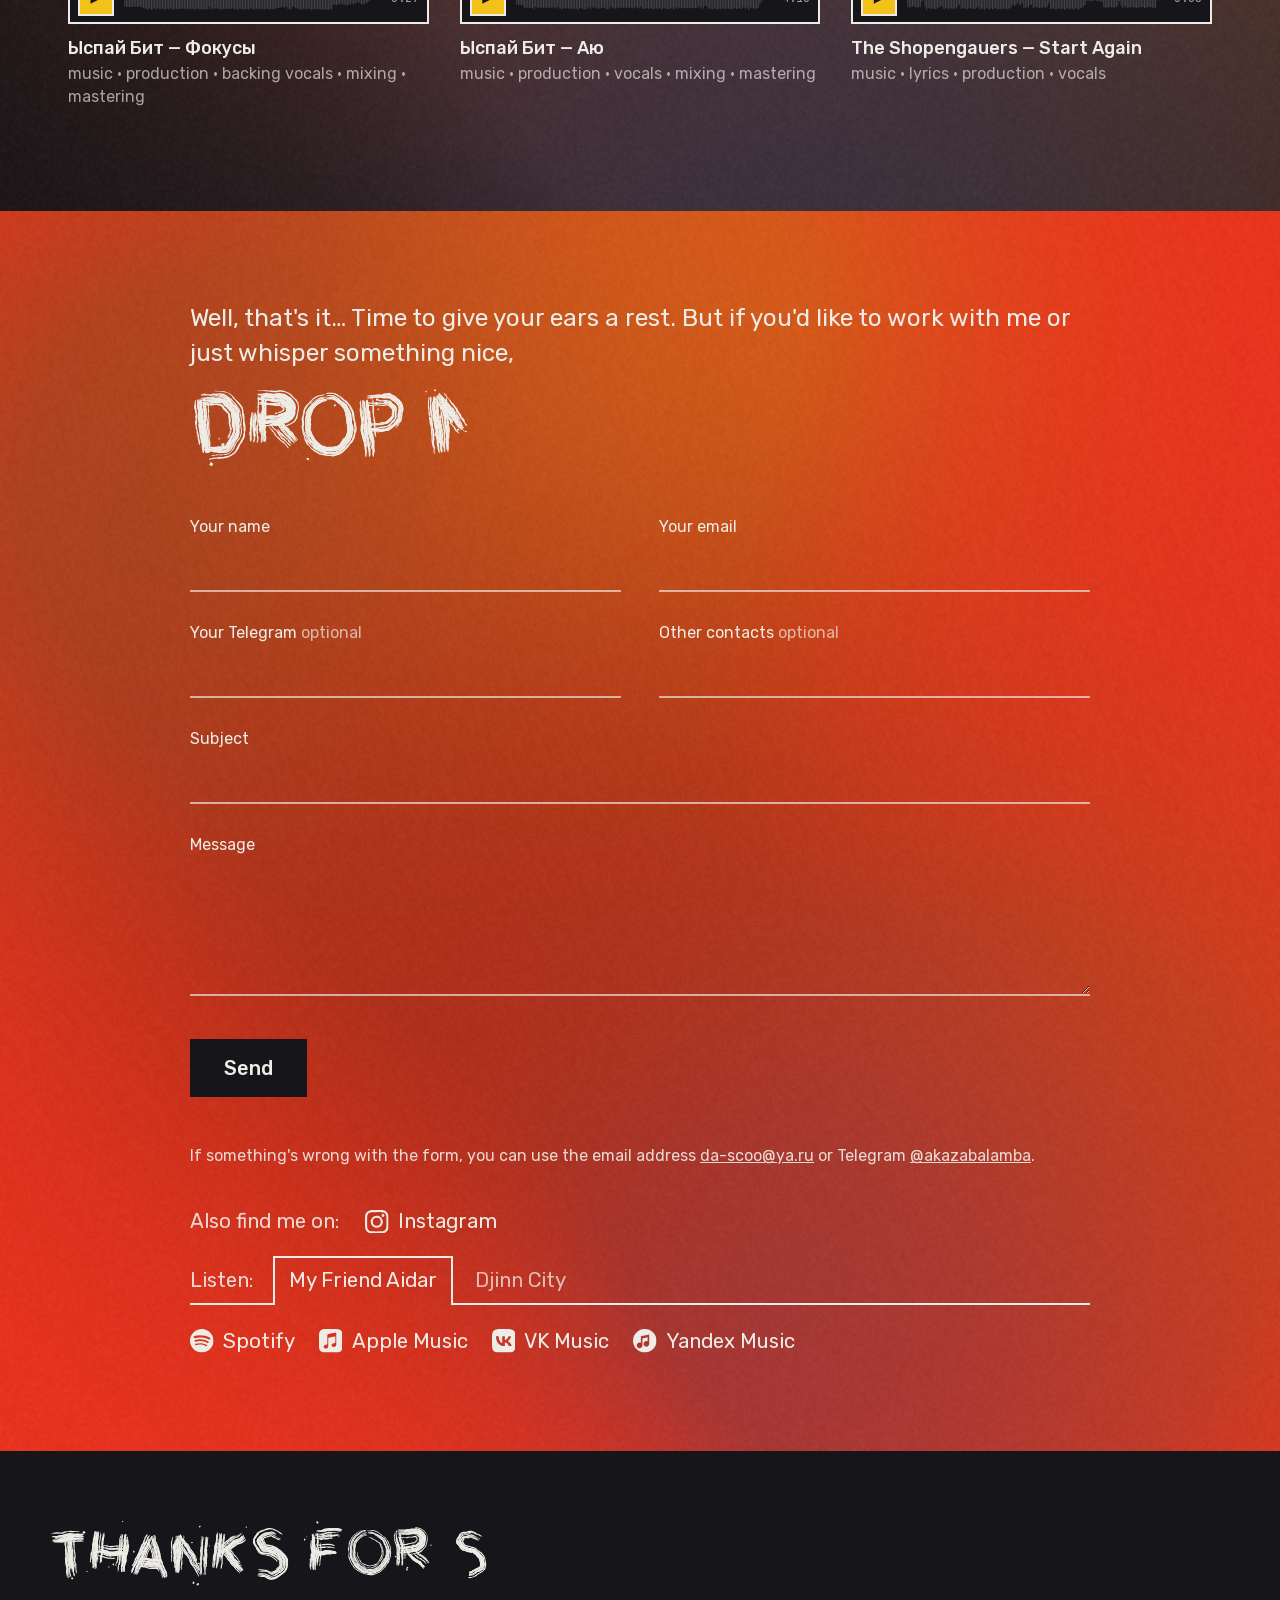
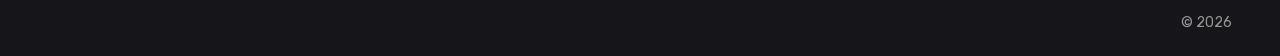
<file: en/index.html>
<!doctype html>
<html lang="en">
<head>
<meta charset="utf-8">
<meta name="viewport" content="width=device-width, initial-scale=1, viewport-fit=cover">
<title>My Friend Aidar — artist, producer, sound engineer</title>
<meta name="description" content="Aidar Khusnutdinov. My songs have sounded equally at home in small sweaty clubs and at a ten-thousand-seat sports arena.">
<meta name="theme-color" content="#EEECE6">
<meta property="og:type" content="website">
<meta property="og:title" content="My Friend Aidar">
<meta property="og:description" content="Artist, producer, sound engineer.">
<meta property="og:url" content="https://myfriendaidar.com/en/">
<meta property="og:image" content="https://myfriendaidar.com/og-en.jpg">
<meta property="og:image:width" content="2400">
<meta property="og:image:height" content="1260">
<meta property="og:locale" content="en_US">
<meta name="twitter:card" content="summary_large_image">
<link rel="stylesheet" href="../fonts/fonts.css?v=18101200">
<link rel="stylesheet" href="../v2.css?v=20102400">
<link rel="icon" href="../favicon.svg" type="image/svg+xml">
<link rel="alternate" hreflang="ru" href="https://myfriendaidar.com/">
<link rel="alternate" hreflang="en" href="https://myfriendaidar.com/en/">
<script>document.documentElement.classList.add('js')</script>
</head>
<body>
<!-- Значки соцсетей и стримингов (simple-icons, CC0). -->
<svg width="0" height="0" style="position:absolute" aria-hidden="true">
<symbol id="i-instagram" viewBox="0 0 24 24"><path d="M7.0301.084c-1.2768.0602-2.1487.264-2.911.5634-.7888.3075-1.4575.72-2.1228 1.3877-.6652.6677-1.075 1.3368-1.3802 2.127-.2954.7638-.4956 1.6365-.552 2.914-.0564 1.2775-.0689 1.6882-.0626 4.947.0062 3.2586.0206 3.6671.0825 4.9473.061 1.2765.264 2.1482.5635 2.9107.308.7889.72 1.4573 1.388 2.1228.6679.6655 1.3365 1.0743 2.1285 1.38.7632.295 1.6361.4961 2.9134.552 1.2773.056 1.6884.069 4.9462.0627 3.2578-.0062 3.668-.0207 4.9478-.0814 1.28-.0607 2.147-.2652 2.9098-.5633.7889-.3086 1.4578-.72 2.1228-1.3881.665-.6682 1.0745-1.3378 1.3795-2.1284.2957-.7632.4966-1.636.552-2.9124.056-1.2809.0692-1.6898.063-4.948-.0063-3.2583-.021-3.6668-.0817-4.9465-.0607-1.2797-.264-2.1487-.5633-2.9117-.3084-.7889-.72-1.4568-1.3876-2.1228C21.2982 1.33 20.628.9208 19.8378.6165 19.074.321 18.2017.1197 16.9244.0645 15.6471.0093 15.236-.005 11.977.0014 8.718.0076 8.31.0215 7.0301.0839m.1402 21.6932c-1.17-.0509-1.8053-.2453-2.2287-.408-.5606-.216-.96-.4771-1.3819-.895-.422-.4178-.6811-.8186-.9-1.378-.1644-.4234-.3624-1.058-.4171-2.228-.0595-1.2645-.072-1.6442-.079-4.848-.007-3.2037.0053-3.583.0607-4.848.05-1.169.2456-1.805.408-2.2282.216-.5613.4762-.96.895-1.3816.4188-.4217.8184-.6814 1.3783-.9003.423-.1651 1.0575-.3614 2.227-.4171 1.2655-.06 1.6447-.072 4.848-.079 3.2033-.007 3.5835.005 4.8495.0608 1.169.0508 1.8053.2445 2.228.408.5608.216.96.4754 1.3816.895.4217.4194.6816.8176.9005 1.3787.1653.4217.3617 1.056.4169 2.2263.0602 1.2655.0739 1.645.0796 4.848.0058 3.203-.0055 3.5834-.061 4.848-.051 1.17-.245 1.8055-.408 2.2294-.216.5604-.4763.96-.8954 1.3814-.419.4215-.8181.6811-1.3783.9-.4224.1649-1.0577.3617-2.2262.4174-1.2656.0595-1.6448.072-4.8493.079-3.2045.007-3.5825-.006-4.848-.0608M16.953 5.5864A1.44 1.44 0 1 0 18.39 4.144a1.44 1.44 0 0 0-1.437 1.4424M5.8385 12.012c.0067 3.4032 2.7706 6.1557 6.173 6.1493 3.4026-.0065 6.157-2.7701 6.1506-6.1733-.0065-3.4032-2.771-6.1565-6.174-6.1498-3.403.0067-6.156 2.771-6.1496 6.1738M8 12.0077a4 4 0 1 1 4.008 3.9921A3.9996 3.9996 0 0 1 8 12.0077"/></symbol>
<symbol id="i-telegram" viewBox="0 0 24 24"><path d="M11.944 0A12 12 0 0 0 0 12a12 12 0 0 0 12 12 12 12 0 0 0 12-12A12 12 0 0 0 12 0a12 12 0 0 0-.056 0zm4.962 7.224c.1-.002.321.023.465.14a.506.506 0 0 1 .171.325c.016.093.036.306.02.472-.18 1.898-.962 6.502-1.36 8.627-.168.9-.499 1.201-.82 1.23-.696.065-1.225-.46-1.9-.902-1.056-.693-1.653-1.124-2.678-1.8-1.185-.78-.417-1.21.258-1.91.177-.184 3.247-2.977 3.307-3.23.007-.032.014-.15-.056-.212s-.174-.041-.249-.024c-.106.024-1.793 1.14-5.061 3.345-.48.33-.913.49-1.302.48-.428-.008-1.252-.241-1.865-.44-.752-.245-1.349-.374-1.297-.789.027-.216.325-.437.893-.663 3.498-1.524 5.83-2.529 6.998-3.014 3.332-1.386 4.025-1.627 4.476-1.635z"/></symbol>
<symbol id="i-spotify" viewBox="0 0 24 24"><path d="M12 0C5.4 0 0 5.4 0 12s5.4 12 12 12 12-5.4 12-12S18.66 0 12 0zm5.521 17.34c-.24.359-.66.48-1.021.24-2.82-1.74-6.36-2.101-10.561-1.141-.418.122-.779-.179-.899-.539-.12-.421.18-.78.54-.9 4.56-1.021 8.52-.6 11.64 1.32.42.18.479.659.301 1.02zm1.44-3.3c-.301.42-.841.6-1.262.3-3.239-1.98-8.159-2.58-11.939-1.38-.479.12-1.02-.12-1.14-.6-.12-.48.12-1.021.6-1.141C9.6 9.9 15 10.561 18.72 12.84c.361.181.54.78.241 1.2zm.12-3.36C15.24 8.4 8.82 8.16 5.16 9.301c-.6.179-1.2-.181-1.38-.721-.18-.601.18-1.2.72-1.381 4.26-1.26 11.28-1.02 15.721 1.621.539.3.719 1.02.419 1.56-.299.421-1.02.599-1.559.3z"/></symbol>
<symbol id="i-applemusic" viewBox="0 0 24 24"><path d="M23.994 6.124a9.23 9.23 0 00-.24-2.19c-.317-1.31-1.062-2.31-2.18-3.043a5.022 5.022 0 00-1.877-.726 10.496 10.496 0 00-1.564-.15c-.04-.003-.083-.01-.124-.013H5.986c-.152.01-.303.017-.455.026-.747.043-1.49.123-2.193.4-1.336.53-2.3 1.452-2.865 2.78-.192.448-.292.925-.363 1.408-.056.392-.088.785-.1 1.18 0 .032-.007.062-.01.093v12.223c.01.14.017.283.027.424.05.815.154 1.624.497 2.373.65 1.42 1.738 2.353 3.234 2.801.42.127.856.187 1.293.228.555.053 1.11.06 1.667.06h11.03a12.5 12.5 0 001.57-.1c.822-.106 1.596-.35 2.295-.81a5.046 5.046 0 001.88-2.207c.186-.42.293-.87.37-1.324.113-.675.138-1.358.137-2.04-.002-3.8 0-7.595-.003-11.393zm-6.423 3.99v5.712c0 .417-.058.827-.244 1.206-.29.59-.76.962-1.388 1.14-.35.1-.706.157-1.07.173-.95.045-1.773-.6-1.943-1.536a1.88 1.88 0 011.038-2.022c.323-.16.67-.25 1.018-.324.378-.082.758-.153 1.134-.24.274-.063.457-.23.51-.516a.904.904 0 00.02-.193c0-1.815 0-3.63-.002-5.443a.725.725 0 00-.026-.185c-.04-.15-.15-.243-.304-.234-.16.01-.318.035-.475.066-.76.15-1.52.303-2.28.456l-2.325.47-1.374.278c-.016.003-.032.01-.048.013-.277.077-.377.203-.39.49-.002.042 0 .086 0 .13-.002 2.602 0 5.204-.003 7.805 0 .42-.047.836-.215 1.227-.278.64-.77 1.04-1.434 1.233-.35.1-.71.16-1.075.172-.96.036-1.755-.6-1.92-1.544-.14-.812.23-1.685 1.154-2.075.357-.15.73-.232 1.108-.31.287-.06.575-.116.86-.177.383-.083.583-.323.6-.714v-.15c0-2.96 0-5.922.002-8.882 0-.123.013-.25.042-.37.07-.285.273-.448.546-.518.255-.066.515-.112.774-.165.733-.15 1.466-.296 2.2-.444l2.27-.46c.67-.134 1.34-.27 2.01-.403.22-.043.442-.088.663-.106.31-.025.523.17.554.482.008.073.012.148.012.223.002 1.91.002 3.822 0 5.732z"/></symbol>
<symbol id="i-vk" viewBox="0 0 24 24"><path d="m9.489.004.729-.003h3.564l.73.003.914.01.433.007.418.011.403.014.388.016.374.021.36.025.345.03.333.033c1.74.196 2.933.616 3.833 1.516.9.9 1.32 2.092 1.516 3.833l.034.333.029.346.025.36.02.373.025.588.012.41.013.644.009.915.004.98-.001 3.313-.003.73-.01.914-.007.433-.011.418-.014.403-.016.388-.021.374-.025.36-.03.345-.033.333c-.196 1.74-.616 2.933-1.516 3.833-.9.9-2.092 1.32-3.833 1.516l-.333.034-.346.029-.36.025-.373.02-.588.025-.41.012-.644.013-.915.009-.98.004-3.313-.001-.73-.003-.914-.01-.433-.007-.418-.011-.403-.014-.388-.016-.374-.021-.36-.025-.345-.03-.333-.033c-1.74-.196-2.933-.616-3.833-1.516-.9-.9-1.32-2.092-1.516-3.833l-.034-.333-.029-.346-.025-.36-.02-.373-.025-.588-.012-.41-.013-.644-.009-.915-.004-.98.001-3.313.003-.73.01-.914.007-.433.011-.418.014-.403.016-.388.021-.374.025-.36.03-.345.033-.333c.196-1.74.616-2.933 1.516-3.833.9-.9 2.092-1.32 3.833-1.516l.333-.034.346-.029.36-.025.373-.02.588-.025.41-.012.644-.013.915-.009ZM6.79 7.3H4.05c.13 6.24 3.25 9.99 8.72 9.99h.31v-3.57c2.01.2 3.53 1.67 4.14 3.57h2.84c-.78-2.84-2.83-4.41-4.11-5.01 1.28-.74 3.08-2.54 3.51-4.98h-2.58c-.56 1.98-2.22 3.78-3.8 3.95V7.3H10.5v6.92c-1.6-.4-3.62-2.34-3.71-6.92Z"/></symbol>
<symbol id="i-bandcamp" viewBox="0 0 24 24"><path d="M0 18.75l7.437-13.5H24l-7.438 13.5H0z"/></symbol>
<symbol id="i-yandexmusic" viewBox="0 0 24 24"><path d="M12 0a12 12 0 1 0 0 24 12 12 0 0 0 0-24zm4.5 5.5v9.6a2.9 2.9 0 1 1-1.6-2.6V8.3l-5.3 1.4v7a2.9 2.9 0 1 1-1.6-2.6V7.4z"/></symbol>
</svg>

<!-- 1. Первый экран виден сразу: имя → фото → «Пишу песни · Аранжирую · Свожу»
     тушью на полях штриховки. Имя — мазки, сквозь которые светится живой градиент. -->
<h1 class="name" id="top" style="--nameAR:1408 / 195" data-name-brush="../brush/en/name.json"><img src="../img/en/name.svg" alt="My Friend Aidar" width="1408" height="195"></h1>

<figure class="hero" data-hero>
  <picture>
    <source media="(max-width:640px)" srcset="../img/photo-mob.jpg?v=5">
    <img src="../img/photo.jpg?v=5" alt="Aidar Khusnutdinov" width="2000" height="870" data-photo>
  </picture>
  <!-- Белый контур вокруг человека — кривой, как обвёл ребёнок, с блёстками (tools/outline_photo.py). -->
  <div class="hero__line" aria-hidden="true"></div>
</figure>

<ul class="skills">
  <li class="skills__bg" aria-hidden="true"><canvas data-glow-skills></canvas></li>
  <li><span class="word"><img src="../img/en/skill-1.svg" alt="Songwriter"></span></li>
  <li><span class="word"><img src="../img/en/skill-2.svg" alt="Producer"></span></li>
  <li><span class="word"><img src="../img/en/skill-3.svg" alt="Mixer"></span></li>
</ul>

<!-- Шапка: большая полоса с именем при прокрутке сжимается в маленькую, потом буквы
     уходят влево, справа проявляется меню. Имя светится грязью. -->
<header class="bar" data-bar>
  <a class="bar__name" href="#top" aria-hidden="true" tabindex="-1" data-name><img src="../img/en/name.svg" alt=""></a>
  <nav class="bar__nav"><a href="#story">About</a><a href="#songs">Songs</a><a href="#write">Contact</a><a class="bar__lang" href="../" hreflang="ru" lang="ru">RU</a></nav>
</header>

<main id="main">

<!-- 2. Текст и лучшая песня рядом. Фон полосы — та же визуализация, что в комнате,
     но на бумаге: застывшая, оживает от любой песни. -->
<section class="story" id="story">
  <canvas class="story__glow" data-glow-best aria-hidden="true"></canvas>
  <div class="story__text">
    <p class="story__aside">I'm also, of course, a son, a brother, a citizen… But you'll have to read
      between the lines to find anything about that here.</p>
    <p class="story__lead">Let's start with the fact that I</p>
    <h2 class="story__h" data-brush="../brush/en/pishu.json"><img src="../img/en/pishu.svg" alt="write music"></h2>
    <p class="story__p" data-words>I also arrange and mix it. That's how things historically turned out: it's my main job.
      My songs have been sung by niche musicians in small sweaty clubs and by Nikolai Noskov at a
      ten-thousand-seat sports arena. They've played in films and stage shows and made it onto official
      international Apple Music playlists. Whatever you love, gentle pop or merciless experimental stuff
      that makes people walk out of the room swearing, I've written it. Or I'm about to. For myself or
      to order. Maybe we'll write it together!</p>
    <p class="story__to">If I had to pick my best song, here it is</p>
  </div>
  <!-- Стрелка кистью от конца фразы «…вот она» к песне, провисает под строкой. Место
       считает скрипт по концу фразы и краю обложки. На телефоне песня и так под фразой. -->
  <div class="story__arrow" data-brush="../brush/strelka.json" data-tail="2.2" data-arrow aria-hidden="true"><img src="../img/strelka.svg" alt=""></div>
  <div class="story__best">
    <ul class="best__list">
    <li class="card card--best" data-song="dirt" data-audio="../audio/dirt.mp3" data-cover="../covers/dirt-feat-michael-james.jpg">
      <span class="card__cover"><img src="../covers/dirt-feat-michael-james.jpg" alt="" loading="lazy"></span>
      <span class="strip"><button class="strip__play" type="button" aria-label="Listen: Djinn City, Michael James — DIRT">▶</button><svg class="strip__wave" data-wave preserveAspectRatio="none" aria-hidden="true"></svg><span class="strip__time" data-dur></span></span>
      <span class="card__name">Djinn City, Michael James — DIRT</span>
      <span class="card__role">music · lyrics · production · vocals</span>
    </li>
    </ul>
  </div>
</section>

<!-- 3. Комната прослушивания: сетка 3×3. Фон — визуализация из цветов обложки
     играющей песни: течёт под мелодию, раздувается на бочке; на паузе застывает.
     Вокруг играющей обложки — свечение её же цветов. -->
<section class="room" id="songs">
  <canvas class="room__glow" data-glow aria-hidden="true"></canvas>
  <div class="room__in">
    <p class="room__lead">And here are my other favourite</p>
    <h2 class="room__h" data-brush="../brush/en/pesni.json"><img src="../img/en/pesni.svg" alt="songs"></h2>
    <ul class="grid">
    <li class="card" data-song="not-today" data-audio="../audio/not-today.mp3" data-cover="../covers/not-today.jpg">
      <span class="card__cover"><img src="../covers/not-today.jpg" alt="" loading="lazy"></span>
      <span class="strip"><button class="strip__play" type="button" aria-label="Listen: Boy Indigo, Michael James — Not Today (feat. My Friend Aidar)">▶</button><svg class="strip__wave" data-wave preserveAspectRatio="none" aria-hidden="true"></svg><span class="strip__time" data-dur></span></span>
      <span class="card__name">Boy Indigo, Michael James — Not Today (feat. My Friend Aidar)</span>
      <span class="card__role">music · lyrics · production · backing vocals</span>
    </li>
    <li class="card" data-song="flow" data-audio="../audio/flow.mp3" data-cover="../covers/flow.jpg">
      <span class="card__cover"><img src="../covers/flow.jpg" alt="" loading="lazy"></span>
      <span class="strip"><button class="strip__play" type="button" aria-label="Listen: My Friend Aidar — Flow (feat. Vanya Limb, амперметр, Sofiya Ozdzhan &amp; Sergio Vasko)">▶</button><svg class="strip__wave" data-wave preserveAspectRatio="none" aria-hidden="true"></svg><span class="strip__time" data-dur></span></span>
      <span class="card__name">My Friend Aidar — Flow (feat. Vanya Limb, амперметр, Sofiya Ozdzhan &amp; Sergio Vasko)</span>
      <span class="card__role">music · lyrics · production · vocals · mixing · mastering</span>
    </li>
    <li class="card" data-song="jyldys" data-audio="../audio/jyldys.mp3" data-cover="../covers/jyldys.jpg">
      <span class="card__cover"><img src="../covers/jyldys.jpg" alt="" loading="lazy"></span>
      <span class="strip"><button class="strip__play" type="button" aria-label="Listen: Djinn City, Bayaru Takshina — Jyldys">▶</button><svg class="strip__wave" data-wave preserveAspectRatio="none" aria-hidden="true"></svg><span class="strip__time" data-dur></span></span>
      <span class="card__name">Djinn City, Bayaru Takshina — Jyldys</span>
      <span class="card__role">music · production · mixing</span>
    </li>
    <li class="card" data-song="red" data-audio="../audio/red.mp3" data-cover="../covers/slow.jpg">
      <span class="card__cover"><img src="../covers/slow.jpg" alt="" loading="lazy"></span>
      <span class="strip"><button class="strip__play" type="button" aria-label="Listen: Djinn City — Red">▶</button><svg class="strip__wave" data-wave preserveAspectRatio="none" aria-hidden="true"></svg><span class="strip__time" data-dur></span></span>
      <span class="card__name">Djinn City — Red</span>
      <span class="card__role">music · lyrics · production · vocals</span>
    </li>
    <li class="card" data-song="head-like-a-wheel" data-audio="../audio/head-like-a-wheel.mp3" data-cover="../covers/head-like-a-wheel-feat-michael-james.jpg">
      <span class="card__cover"><img src="../covers/head-like-a-wheel-feat-michael-james.jpg" alt="" loading="lazy"></span>
      <span class="strip"><button class="strip__play" type="button" aria-label="Listen: Djinn City, Michael James — Head Like a Wheel">▶</button><svg class="strip__wave" data-wave preserveAspectRatio="none" aria-hidden="true"></svg><span class="strip__time" data-dur></span></span>
      <span class="card__name">Djinn City, Michael James — Head Like a Wheel</span>
      <span class="card__role">music · lyrics · production · vocals</span>
    </li>
    <li class="card" data-song="yul" data-audio="../audio/yul.mp3" data-cover="../covers/eyberlernen-bar-uz-jyry.jpg">
      <span class="card__cover"><img src="../covers/eyberlernen-bar-uz-jyry.jpg" alt="" loading="lazy"></span>
      <span class="strip"><button class="strip__play" type="button" aria-label="Listen: Ыспай Бит — Юл">▶</button><svg class="strip__wave" data-wave preserveAspectRatio="none" aria-hidden="true"></svg><span class="strip__time" data-dur></span></span>
      <span class="card__name">Ыспай Бит — Юл</span>
      <span class="card__role">music · production · vocals · mixing · mastering</span>
    </li>
    <li class="card" data-song="fokusy" data-audio="../audio/fokusy.mp3" data-cover="../covers/fokusy.jpg">
      <span class="card__cover"><img src="../covers/fokusy.jpg" alt="" loading="lazy"></span>
      <span class="strip"><button class="strip__play" type="button" aria-label="Listen: Ыспай Бит — Фокусы">▶</button><svg class="strip__wave" data-wave preserveAspectRatio="none" aria-hidden="true"></svg><span class="strip__time" data-dur></span></span>
      <span class="card__name">Ыспай Бит — Фокусы</span>
      <span class="card__role">music · production · backing vocals · mixing · mastering</span>
    </li>
    <li class="card" data-song="ayu" data-audio="../audio/ayu.mp3" data-cover="../covers/eyberlernen-bar-uz-jyry.jpg">
      <span class="card__cover"><img src="../covers/eyberlernen-bar-uz-jyry.jpg" alt="" loading="lazy"></span>
      <span class="strip"><button class="strip__play" type="button" aria-label="Listen: Ыспай Бит — Аю">▶</button><svg class="strip__wave" data-wave preserveAspectRatio="none" aria-hidden="true"></svg><span class="strip__time" data-dur></span></span>
      <span class="card__name">Ыспай Бит — Аю</span>
      <span class="card__role">music · production · vocals · mixing · mastering</span>
    </li>
    <li class="card" data-song="start-again" data-audio="../audio/start-again.mp3" data-cover="../covers/start-again.jpg">
      <span class="card__cover"><img src="../covers/start-again.jpg" alt="" loading="lazy"></span>
      <span class="strip"><button class="strip__play" type="button" aria-label="Listen: The Shopengauers — Start Again">▶</button><svg class="strip__wave" data-wave preserveAspectRatio="none" aria-hidden="true"></svg><span class="strip__time" data-dur></span></span>
      <span class="card__name">The Shopengauers — Start Again</span>
      <span class="card__role">music · lyrics · production · vocals</span>
    </li>
    </ul>
  </div>
</section>

<!-- 4. Письмо. Фон — та же визуализация на красном: застывшая, оживает с музыкой. -->
<section class="write" id="write">
  <canvas class="write__glow" data-glow-write aria-hidden="true"></canvas>
  <p class="write__lead">Well, that's it… Time to give your ears a rest. But if you'd like to work with me or just
    whisper something nice,</p>
  <h2 class="write__h" data-brush="../brush/en/napishite.json"><img src="../img/en/napishite.svg" alt="Drop me a line"></h2>

  <form class="form" action="https://formsubmit.co/ajax/36f7e7436ccb0e58b3352c905df5de21" method="post" data-form novalidate>
    <label class="f"><span class="f__l">Your name</span>
      <input class="f__i" type="text" name="name" required autocomplete="name"></label>
    <label class="f"><span class="f__l">Your email</span>
      <input class="f__i" type="email" name="email" required autocomplete="email"></label>
    <label class="f"><span class="f__l">Your Telegram <i>optional</i></span>
      <input class="f__i" type="text" name="telegram"></label>
    <label class="f"><span class="f__l">Other contacts <i>optional</i></span>
      <input class="f__i" type="text" name="other"></label>
    <label class="f f--wide"><span class="f__l">Subject</span>
      <input class="f__i" type="text" name="subject" required></label>
    <label class="f f--wide"><span class="f__l">Message</span>
      <textarea class="f__i f__t" name="message" rows="4" required></textarea></label>
    <input type="hidden" name="_subject">
    <input type="hidden" name="_template" value="table">
    <input class="hp" type="text" name="_honey" tabindex="-1" autocomplete="off" aria-hidden="true">
    <div class="form__end">
      <button class="btn" type="submit" data-submit>Send</button>
      <span class="form__note" data-note role="status"></span>
    </div>
  </form>

  <p class="write__fallback">If something's wrong with the form, you can use the email
    address <a data-mail>da-scoo (at) ya.ru</a> or Telegram
    <a href="https://t.me/akazabalamba">@akazabalamba</a>.</p>

  <div class="links">
    <p class="links__row"><span class="links__h">Also find me on:</span>
      <a class="ln" href="https://instagram.com/myfriendaidar" target="_blank" rel="noopener"><svg class="ln__i" aria-hidden="true"><use href="#i-instagram"/></svg>Instagram</a></p>
    <div class="links__row links__tabs" data-pj><span class="links__h">Listen:</span>
      <button class="pj" type="button" aria-expanded="true" aria-controls="pj-mfa">My Friend Aidar</button>
      <button class="pj" type="button" aria-expanded="false" aria-controls="pj-djinn">Djinn City</button>
    </div>
    <!-- Место под стриминги занято всегда: открылся список — блок не растёт. -->
    <div class="links__drop">
      <p class="links__list" id="pj-mfa">
        <a class="ln" href="https://open.spotify.com/artist/5NWk455ctTK1ebC2hyqm8i" target="_blank" rel="noopener"><svg class="ln__i" aria-hidden="true"><use href="#i-spotify"/></svg>Spotify</a>
        <a class="ln" href="https://music.apple.com/ru/artist/my-friend-aidar/1850491211" target="_blank" rel="noopener"><svg class="ln__i" aria-hidden="true"><use href="#i-applemusic"/></svg>Apple Music</a>
        <a class="ln" href="https://vk.ru/artist/2813233381211581961" target="_blank" rel="noopener"><svg class="ln__i" aria-hidden="true"><use href="#i-vk"/></svg>VK Music</a>
        <a class="ln" href="https://music.yandex.ru/artist/24956728" target="_blank" rel="noopener"><svg class="ln__i" aria-hidden="true"><use href="#i-yandexmusic"/></svg>Yandex Music</a></p>
      <p class="links__list" id="pj-djinn" hidden>
        <a class="ln" href="https://open.spotify.com/artist/6tsmk5wuBPlTnmHJMTQxJh" target="_blank" rel="noopener"><svg class="ln__i" aria-hidden="true"><use href="#i-spotify"/></svg>Spotify</a>
        <a class="ln" href="https://music.apple.com/ru/artist/djinn-city/1333679571" target="_blank" rel="noopener"><svg class="ln__i" aria-hidden="true"><use href="#i-applemusic"/></svg>Apple Music</a>
        <a class="ln" href="https://vk.ru/artist/2552069675139811059" target="_blank" rel="noopener"><svg class="ln__i" aria-hidden="true"><use href="#i-vk"/></svg>VK Music</a>
        <a class="ln" href="https://djinn-city.bandcamp.com/" target="_blank" rel="noopener"><svg class="ln__i" aria-hidden="true"><use href="#i-bandcamp"/></svg>Bandcamp</a>
        <a class="ln" href="https://music.yandex.ru/artist/5570951" target="_blank" rel="noopener"><svg class="ln__i" aria-hidden="true"><use href="#i-yandexmusic"/></svg>Yandex Music</a></p>
    </div>
  </div>
</section>

<footer class="foot">
  <p class="foot__name" data-brush="../brush/en/spasibo.json"><img src="../img/en/spasibo.svg" alt="Thanks for scrolling all the way!"></p>
  <p class="foot__row">© <span data-year>2026</span></p>
</footer>

</main>

<!-- Мини-плеер: держит песню, пока листаешь. -->
<div class="mini" data-mini aria-live="polite">
  <img class="mini__cover" data-mini-cover alt="">
  <span class="mini__t" data-mini-title></span>
  <canvas class="mini__eq" data-mini-eq aria-hidden="true"></canvas>
  <button class="mini__btn" type="button" data-mini-btn aria-label="Pause">❚❚</button>
  <span class="mini__bar"><span data-mini-bar></span></span>
</div>

<script src="../vendor/gsap.min.js"></script>
<script src="../vendor/ScrollTrigger.min.js"></script>
<script src="../waves.js?v=14040000"></script>
<script src="../v2.js?v=20102400"></script>
</body>
</html>
</file>
<file: fonts/fonts.css>
@font-face {
  font-family: 'Rubik';
  font-style: normal;
  font-weight: 400;
  font-display: swap;
  src: url(rubik-400-cyr.woff2) format('woff2');
  unicode-range: U+0301, U+0400-045F, U+0490-0491, U+04B0-04B1, U+2116;
}
@font-face {
  font-family: 'Rubik';
  font-style: normal;
  font-weight: 400;
  font-display: swap;
  src: url(rubik-400-lat.woff2) format('woff2');
  unicode-range: U+0000-00FF, U+0131, U+0152-0153, U+02BB-02BC, U+02C6, U+02DA, U+02DC, U+0304, U+0308, U+0329, U+2000-206F, U+20AC, U+2122, U+2191, U+2193, U+2212, U+2215, U+FEFF, U+FFFD;
}
@font-face {
  font-family: 'Rubik';
  font-style: normal;
  font-weight: 500;
  font-display: swap;
  src: url(rubik-500-cyr.woff2) format('woff2');
  unicode-range: U+0301, U+0400-045F, U+0490-0491, U+04B0-04B1, U+2116;
}
@font-face {
  font-family: 'Rubik';
  font-style: normal;
  font-weight: 500;
  font-display: swap;
  src: url(rubik-500-lat.woff2) format('woff2');
  unicode-range: U+0000-00FF, U+0131, U+0152-0153, U+02BB-02BC, U+02C6, U+02DA, U+02DC, U+0304, U+0308, U+0329, U+2000-206F, U+20AC, U+2122, U+2191, U+2193, U+2212, U+2215, U+FEFF, U+FFFD;
}
@font-face {
  font-family: 'Rubik';
  font-style: normal;
  font-weight: 600;
  font-display: swap;
  src: url(rubik-600-cyr.woff2) format('woff2');
  unicode-range: U+0301, U+0400-045F, U+0490-0491, U+04B0-04B1, U+2116;
}
@font-face {
  font-family: 'Rubik';
  font-style: normal;
  font-weight: 600;
  font-display: swap;
  src: url(rubik-600-lat.woff2) format('woff2');
  unicode-range: U+0000-00FF, U+0131, U+0152-0153, U+02BB-02BC, U+02C6, U+02DA, U+02DC, U+0304, U+0308, U+0329, U+2000-206F, U+20AC, U+2122, U+2191, U+2193, U+2212, U+2215, U+FEFF, U+FFFD;
}
@font-face{font-family:'JetBrains Mono';font-style:normal;font-weight:400;font-display:swap;src:url(jetbrains-400-cyr.woff2) format('woff2');unicode-range:U+0301, U+0400-045F, U+0490-0491, U+04B0-04B1, U+2116}
@font-face{font-family:'JetBrains Mono';font-style:normal;font-weight:400;font-display:swap;src:url(jetbrains-400-lat.woff2) format('woff2');unicode-range:U+0000-00FF, U+0131, U+0152-0153, U+02BB-02BC, U+02C6, U+02DA, U+02DC, U+0304, U+0308, U+0329, U+2000-206F, U+20AC, U+2122, U+2191, U+2193, U+2212, U+2215, U+FEFF, U+FFFD}
@font-face{font-family:'JetBrains Mono';font-style:normal;font-weight:600;font-display:swap;src:url(jetbrains-600-cyr.woff2) format('woff2');unicode-range:U+0301, U+0400-045F, U+0490-0491, U+04B0-04B1, U+2116}
@font-face{font-family:'JetBrains Mono';font-style:normal;font-weight:600;font-display:swap;src:url(jetbrains-600-lat.woff2) format('woff2');unicode-range:U+0000-00FF, U+0131, U+0152-0153, U+02BB-02BC, U+02C6, U+02DA, U+02DC, U+0304, U+0308, U+0329, U+2000-206F, U+20AC, U+2122, U+2191, U+2193, U+2212, U+2215, U+FEFF, U+FFFD}
</file>
<file: v2.css>
/* Айдар Хуснутдинов — вторая версия.
   Первый экран как в основной версии, виден сразу. Дальше текст и лучшая песня
   рядом: пока читаешь, DIRT перед глазами. Потом «комната прослушивания» — сетка 3×3,
   за которой дышит живой градиент из цветов обложки. Тот же градиент светится сквозь
   мазки имени.
   Крупные надписи пишет кисть Shygyrt, остальное — Rubik. */

:root{
  --ink:#16151A; --paper:#EEECE6; --dim:#64625E; --line:#D2CEC4;
  --red:#E8331F; --blue:#1F3BE8; --yellow:#F2C21B;
  --f-text:'Rubik', system-ui, -apple-system, sans-serif;
  --f-mono:'JetBrains Mono', ui-monospace, monospace;
  --gut:clamp(18px,4vw,48px);
  --barH:80px; --navW:340px;   /* место под меню вместе с переключателем языка */
  --wide:1240px;
  --ease:cubic-bezier(.2,.8,.2,1);
}

*,*::before,*::after{ box-sizing:border-box }
html{ -webkit-text-size-adjust:100%; scroll-behavior:smooth; scroll-padding-top:64px }
body{
  margin:0; background:var(--paper); color:var(--ink);
  font:400 20px/1.6 var(--f-text);
  overflow-x:hidden;
}
img{ max-width:100%; display:block }
a{ color:inherit }
button{ font:inherit; color:inherit }
::selection{ background:var(--yellow); color:var(--ink) }
:focus-visible{ outline:3px solid var(--blue); outline-offset:2px }

/* ---------- Надписи кистью ---------- */
/* Картинка держит место, пока кисть не начала писать на холсте. */
[data-brush]{ margin:0 }
[data-brush] canvas{ display:block; height:auto }
.js [data-brush]:not(.is-img) > img{ visibility:hidden }

/* ---------- 1. Имя ---------- */
/* h1 держит место под шапку; имя в шапке рисует JS ровно поверх него */
.name{ margin:0; height:var(--barH); padding:0 var(--gut); display:flex; align-items:center }
.name img, .name canvas{ display:block; height:auto; width:min(calc(var(--barH) * .5 * var(--nameAR, 1791 / 186)), calc(100vw - 2 * var(--gut) - var(--navW))) }

/* ---------- 2. Фото и кисть ---------- */
.hero{ margin:0; position:relative; overflow:hidden }
.hero img{ width:100%; height:min(70vh,43.48vw); object-fit:cover; object-position:center 30% }   /* как в основной версии */
/* Контур: бумага сайта, видна только сквозь маску-линию. Маска кадрируется так же, как фото (cover, center 30%). */
.hero__line{ position:absolute; inset:0; width:100%; height:100%; pointer-events:none; background:var(--paper);
  -webkit-mask:url(img/outline.png?v=5) center 30% / cover no-repeat; mask:url(img/outline.png?v=5) center 30% / cover no-repeat }

/* ---------- 3. Что я делаю: слова тушью на полях штриховки ---------- */
/* Под словами три размытые объёмные кляксы своих цветов (тушь, жёлтый, красный),
   наползают друг на друга; текут под музыку и застывают в тишине (JS). */
.skills{
  list-style:none; display:flex; flex-wrap:wrap; gap:0; padding:0;
  /* слова под фото, полоса красок над ними заходит на низ снимка */
  margin:calc(-.5 * clamp(24px,2.6vw,38px) + 14px) 0 0;
  text-align:center; position:relative; z-index:2; isolation:isolate;
}
.skills li{ flex:1 1 0; min-width:0; position:relative; z-index:1; display:flex; justify-content:center; padding:clamp(8px,1vw,14px) clamp(8px,1.2vw,16px) }
.skills li.skills__bg{ position:absolute; inset:-48px 0; z-index:0; padding:0; flex:none }   /* холст с запасом: мягкий край капель не обрезается */
.skills__bg canvas{ display:block; width:100%; height:100% }
.word{ display:block; position:relative; padding:.5em 1.6em; margin:-.5em -1.6em }
/* Под словом — расчищенная клякса: несколько мягких комков разного размера и брызги
   вокруг. Комки (::before) и брызги (::after) дышат с разным периодом, поэтому
   форма всё время чуть перетекает. Только transform — работает видеокарта.
   У каждого слова клякса своя: развёрнута и растянута по-другому. */
.word::before, .word::after{ content:""; position:absolute; z-index:-1; pointer-events:none }
.word::before{
  inset:-1.4em -2em;   /* с запасом: комки затухают внутри, срезов нет */
  background:
    radial-gradient(ellipse 30% 46% at 32% 54%, rgba(238,236,230,.62) 0%, rgba(238,236,230,.42) 35%, rgba(238,236,230,.16) 65%, rgba(238,236,230,0) 100%),
    radial-gradient(ellipse 28% 52% at 48% 46%, rgba(238,236,230,.62) 0%, rgba(238,236,230,.42) 35%, rgba(238,236,230,.16) 65%, rgba(238,236,230,0) 100%),
    radial-gradient(ellipse 26% 44% at 63% 57%, rgba(238,236,230,.62) 0%, rgba(238,236,230,.42) 35%, rgba(238,236,230,.16) 65%, rgba(238,236,230,0) 100%),
    radial-gradient(ellipse 18% 36% at 74% 45%, rgba(238,236,230,.62) 0%, rgba(238,236,230,.42) 35%, rgba(238,236,230,.16) 65%, rgba(238,236,230,0) 100%),
    radial-gradient(ellipse 10% 22% at 22% 41%, rgba(238,236,230,.62) 0%, rgba(238,236,230,.42) 35%, rgba(238,236,230,.16) 65%, rgba(238,236,230,0) 100%),
    radial-gradient(ellipse 9% 18% at 53% 72%, rgba(238,236,230,.62) 0%, rgba(238,236,230,.42) 35%, rgba(238,236,230,.16) 65%, rgba(238,236,230,0) 100%),
    radial-gradient(ellipse 8% 16% at 38% 30%, rgba(238,236,230,.62) 0%, rgba(238,236,230,.42) 35%, rgba(238,236,230,.16) 65%, rgba(238,236,230,0) 100%);
  animation:breathe 6s ease-in-out infinite alternate;
}
.word::after{
  inset:-.9em -1.1em;
  /* брызги — неровные овалы с мягким краем, не идеальные кружки */
  background:
    radial-gradient(ellipse 5px 3px at 5% 70%, rgba(238,236,230,.6), rgba(238,236,230,.25) 55%, rgba(238,236,230,0) 100%),
    radial-gradient(ellipse 4px 6px at 95% 24%, rgba(238,236,230,.6), rgba(238,236,230,.25) 55%, rgba(238,236,230,0) 100%),
    radial-gradient(ellipse 3px 2px at 89% 84%, rgba(238,236,230,.6), rgba(238,236,230,.25) 55%, rgba(238,236,230,0) 100%),
    radial-gradient(ellipse 6px 3.5px at 29% 8%, rgba(238,236,230,.6), rgba(238,236,230,.25) 55%, rgba(238,236,230,0) 100%),
    radial-gradient(ellipse 3px 4.5px at 71% 94%, rgba(238,236,230,.6), rgba(238,236,230,.25) 55%, rgba(238,236,230,0) 100%),
    radial-gradient(ellipse 8px 5px at 97% 58%, rgba(238,236,230,.6), rgba(238,236,230,.25) 55%, rgba(238,236,230,0) 100%),
    radial-gradient(ellipse 4px 2.5px at 8% 30%, rgba(238,236,230,.6), rgba(238,236,230,.25) 55%, rgba(238,236,230,0) 100%);
  animation:drift 11s ease-in-out infinite alternate;
}
.skills li:nth-child(1) .word::before, .skills li:nth-child(1) .word::after{ --flip:1; --tilt:-2deg }
.skills li:nth-child(2) .word::before, .skills li:nth-child(2) .word::after{ --flip:-1; --tilt:3deg }
.skills li:nth-child(3) .word::before, .skills li:nth-child(3) .word::after{ --flip:1; --tilt:6deg }
.skills li:nth-child(2) .word::before{ animation-duration:7.3s; animation-delay:-3s }
.skills li:nth-child(3) .word::before{ animation-duration:8.6s; animation-delay:-6s }
.skills li:nth-child(2) .word::after{ animation-duration:13s; animation-delay:-5s }
.skills li:nth-child(3) .word::after{ animation-duration:15s; animation-delay:-9s }
@keyframes breathe{
  0%  { transform:scale(calc(var(--flip,1) * .92),.86) rotate(calc(var(--tilt,0deg) - 3deg)) }
  50% { transform:scale(calc(var(--flip,1) * 1.03),1.12) rotate(calc(var(--tilt,0deg) + 1deg)) }
  100%{ transform:scale(calc(var(--flip,1) * 1.12),.98) rotate(calc(var(--tilt,0deg) + 3deg)) }
}
@keyframes drift{
  0%  { transform:scale(calc(var(--flip,1) * .94),.9) rotate(var(--tilt,0deg)) translateX(-2%) }
  100%{ transform:scale(calc(var(--flip,1) * 1.08),1.1) rotate(calc(var(--tilt,0deg) - 4deg)) translateX(2%) }
}
.word img{ height:clamp(24px,2.6vw,38px); width:auto; max-width:100% }
/* Слова проявляются мягко, по очереди. */
.js .word img{ animation:wordIn 1.6s var(--ease) both }
.skills li:nth-child(2) .word img{ animation-delay:.35s }
.skills li:nth-child(3) .word img{ animation-delay:.7s }
@keyframes wordIn{ from{ opacity:0; filter:blur(4px) } to{ opacity:1; filter:none } }


/* ---------- Шапка: имя слева, меню справа — сразу, без анимации ---------- */
.bar{
  position:fixed; inset:0 0 auto; z-index:90; height:var(--barH);
  display:flex; align-items:center; justify-content:flex-end; padding:0 var(--gut);
  background:var(--paper); transition:box-shadow .4s;
}
.bar.is-small{ box-shadow:0 1px 0 #16151A14, 0 8px 20px -14px #16151A55 }
/* Имя в шапке ставит JS ровно на место h1. */
.bar__name{ position:absolute; left:0; top:0; transform-origin:0 0; will-change:transform }
.bar__name img{ display:block; width:100%; height:auto }
.bar__name.is-letters img{ display:none }
.bar__name canvas{ position:absolute; display:block }
.js .name img{ visibility:hidden }
.bar__nav{ display:flex; gap:clamp(14px,2.4vw,32px); font-size:16px; font-weight:500; position:relative }
/* Меню проявляется справа, когда буквы дошли до угла. */
/* Слово проступает из размытия, буквы съезжаются к своему месту. */
.bar.menu .bar__nav a{ opacity:1; filter:none; letter-spacing:0; pointer-events:auto;
  transition:opacity 1.1s ease, filter 1.3s var(--ease), letter-spacing 1.4s var(--ease), background-size .3s var(--ease) }
.bar.menu .bar__nav a:nth-child(2){ transition-delay:.25s }
.bar.menu .bar__nav a:nth-child(3){ transition-delay:.5s }
.bar.menu .bar__nav a:nth-child(4){ transition-delay:.75s }
/* Переключатель языка — тише меню и чуть в стороне. */
.bar__lang{ color:var(--red); margin-left:clamp(0px,1vw,12px) }
.bar__nav a{ text-decoration:none; padding:6px 0; background:linear-gradient(var(--red),var(--red)) 0 100% / 0 2px no-repeat; transition:background-size .3s var(--ease) }
.bar__nav a:hover{ background-size:100% 2px }

/* ---------- 4. Текст и лучшая песня рядом ---------- */
.story{
  max-width:var(--wide); margin:0 auto;
  padding:clamp(14px,1.5vw,22px) var(--gut) clamp(60px,8vw,110px);
  display:grid; grid-template-columns:minmax(0,1.15fr) minmax(0,1fr); gap:clamp(30px,6vw,90px);
  align-items:end;
}
.story__aside{ margin:0 0 1.4em; color:var(--dim); font-size:clamp(19px,1.7vw,22px); line-height:1.45 }
.story__lead{ margin:0 0 .2em; font-size:clamp(19px,1.7vw,22px) }
.story__h{ margin:0 0 .8em }
.story__h img, .story__h canvas{ width:min(100%,520px); height:auto }
.story__p{ margin:0 0 1.4em; font-size:clamp(20px,1.75vw,24px); line-height:1.55 }
.story__to{ margin:0; font-size:clamp(20px,1.75vw,24px); font-weight:500 }
.story__best{ position:sticky; bottom:clamp(20px,4vh,40px); align-self:end; isolation:isolate }
.best__list{ list-style:none; margin:0; padding:0 }
/* Стрелка кистью от конца фразы к песне. Левый край, ширину и высоту ставит скрипт. */
.story__arrow{ position:absolute; left:0; top:0; width:0; pointer-events:none; z-index:1 }
.story__arrow img, .story__arrow canvas{ display:block; width:100%; height:auto }
/* Когда играет DIRT, оживает вся полоса экрана: живой градиент во всю ширину окна,
   сверху и снизу растворяется в бумаге. */
.story{ position:relative; isolation:isolate }
.story__glow{
  position:absolute; top:0; bottom:0; left:50%; width:100vw; height:100%; margin-left:-50vw; z-index:-1;
  pointer-events:none;
  -webkit-mask-image:linear-gradient(transparent, #000 14%, #000 86%, transparent);
          mask-image:linear-gradient(transparent, #000 14%, #000 86%, transparent);
}

/* ---------- Карточка песни: обложка + полоска-плеер + подписи ---------- */
.card{ display:block; position:relative; isolation:isolate }
/* Свечение играющей обложки — её же цвета, размытые. Не пульсирует: музыку и так видно по фону. */
.card::before{
  content:""; position:absolute; left:0; right:0; top:0; aspect-ratio:1; z-index:-1;
  background:var(--cov) center / cover no-repeat; filter:blur(48px) saturate(1.7);
  opacity:0; transform:scale(.9); transition:opacity .8s, transform .8s var(--ease);
  pointer-events:none;
}
.card.is-play::before{ opacity:.75; transform:scale(1.08) }
.card__cover{ display:block; position:relative; aspect-ratio:1; border:2px solid var(--ink); background:#E3E0D7; overflow:hidden }

.card__cover img{ width:100%; height:100%; object-fit:cover; transition:transform .5s var(--ease) }
.card:hover .card__cover img{ transform:scale(1.03) }
.strip{
  display:flex; align-items:center; gap:10px; margin-bottom:12px;
  border:2px solid var(--ink); border-top:0; padding:6px 8px; background:var(--paper);
}
.strip__play{
  width:36px; height:36px; flex:0 0 auto; padding:0;
  border:2px solid var(--ink); background:var(--yellow); color:var(--ink);
  font:14px/1 var(--f-text); cursor:pointer;
}
.strip__play:hover, .is-play .strip__play{ background:var(--red); color:var(--paper) }
.strip__wave{ flex:1; height:24px; cursor:pointer; min-width:0 }
.strip__wave rect{ fill:var(--ink) }
.strip__wave .base rect{ opacity:.22 }
.strip__wave .played rect{ fill:var(--red) }
.strip__time{ font:400 12px/1 var(--f-mono); color:var(--dim); min-width:34px; text-align:right; font-variant-numeric:tabular-nums }
.card__name{ display:block; font-size:clamp(17px,1.4vw,19px); font-weight:500; line-height:1.3 }
.card__role{ display:block; margin-top:4px; font-size:16px; line-height:1.4; color:var(--dim) }
.card--best .card__name{ font-size:clamp(19px,1.7vw,23px) }
.card--best .card__role{ font-size:17px }
.card--best .strip__play{ width:42px; height:42px; font-size:16px }

/* ---------- 5. Комната прослушивания ---------- */
.room{ position:relative; background:var(--ink); color:var(--paper); overflow:hidden }
.room__glow{ position:absolute; inset:0; width:100%; height:100%; pointer-events:none }
.room__in{
  position:relative; max-width:var(--wide); margin:0 auto;
  padding:clamp(14px,1.5vw,22px) var(--gut) clamp(60px,8vw,110px);
}
.room__lead{ margin:0 0 .1em; font-size:clamp(20px,1.9vw,26px) }
.room__h{ margin:0 0 clamp(26px,3.4vw,46px) }
.room__h img, .room__h canvas{ width:clamp(180px,24vw,330px); height:auto }
.grid{
  list-style:none; margin:0; padding:0;
  display:grid; grid-template-columns:repeat(3,minmax(0,1fr)); gap:clamp(26px,3vw,44px) clamp(18px,2.4vw,34px);
}
.room .card__cover{ border-color:var(--paper) }
.room .strip{ background:var(--ink); border-color:var(--paper) }
.room .strip__play{ border-color:var(--paper) }
.room .strip__wave rect{ fill:var(--paper) }
.room .strip__wave .played rect{ fill:var(--yellow) }
.room .strip__time, .room .card__role{ color:#EEECE6a6 }

/* ---------- 6. Письмо ---------- */
.write{ position:relative; isolation:isolate; background:var(--red); color:var(--paper); padding:clamp(50px,7vw,96px) var(--gut) clamp(50px,7vw,90px) }
.write > *{ max-width:900px; margin-left:auto; margin-right:auto }
.write > .write__glow{ position:absolute; inset:0; width:100%; height:100%; max-width:none; z-index:-1; pointer-events:none }
.write__lead{ margin-top:0; margin-bottom:clamp(16px,2.4vw,28px); font-size:clamp(20px,1.9vw,26px); line-height:1.45 }
.write__lead{ margin-bottom:.15em }
.write__h{ margin-bottom:clamp(26px,3.4vw,46px) }
.write__h img, .write__h canvas{ width:min(100%,640px); height:auto }
.form{ display:grid; grid-template-columns:1fr 1fr; gap:clamp(18px,2.4vw,28px) clamp(20px,3vw,40px) }
.f{ display:block }
.f--wide{ grid-column:1 / -1 }
.f__l{ display:block; font-size:16px; margin-bottom:6px }
.f__l i{ font-style:normal; opacity:.7 }
.f__i{
  width:100%; border:0; border-bottom:2px solid #EEECE6aa; background:transparent; color:var(--paper);
  font:400 clamp(19px,1.8vw,22px)/1.3 var(--f-text); padding:6px 0 10px; border-radius:0;
}
.f__i:focus{ outline:none; border-bottom-color:var(--paper) }
.f__i.is-bad{ border-bottom-color:var(--yellow) }
.f__t{ resize:vertical; min-height:3.2em }
.hp{ position:absolute; left:-9999px }
.form__end{ grid-column:1 / -1; display:flex; align-items:center; gap:22px; flex-wrap:wrap; margin-top:6px }
.btn{
  border:2px solid var(--ink); cursor:pointer; background:var(--ink); color:var(--paper);
  font:500 20px/1 var(--f-text); padding:.85em 1.6em; transition:background .2s, color .2s;
}
.btn:hover{ background:var(--yellow); color:var(--ink) }
.btn:disabled{ opacity:.6 }
.form__note{ font-size:16px }
.form__note.is-err{ color:var(--yellow) }
.write__fallback{ margin-top:clamp(30px,3.6vw,50px); margin-bottom:0; font-size:16px; opacity:.9 }
.links{ margin-top:clamp(22px,2.6vw,32px); font-size:clamp(18px,1.6vw,21px) }
.links__row{ display:flex; flex-wrap:wrap; align-items:center; gap:10px 26px; margin:0 0 14px }
.links__h{ opacity:.9 }
.ln{ display:inline-flex; align-items:center; gap:.45em; color:var(--paper); text-decoration:none;
  padding:4px 0; background:linear-gradient(var(--paper),var(--paper)) 0 100% / 0 2px no-repeat; transition:background-size .3s var(--ease) }
.ln:hover{ background-size:100% 2px }
.ln__i{ width:1.15em; height:1.15em; fill:currentColor; flex:none }
/* Вкладки: открытая — в рамке сверху и по бокам, общая черта идёт под остальным
   и разрывается под ней, так что список ниже явно «её». */
.links__tabs{ position:relative; align-items:flex-end; gap:0 6px; margin-bottom:16px; overflow:hidden }
.links__tabs .links__h{ margin-right:14px; padding-bottom:8px }
.pj{ position:relative; border:2px solid transparent; border-bottom:0; background:none; color:var(--paper);
  font:inherit; cursor:pointer; padding:6px 14px 8px; opacity:.75 }
.pj:hover{ opacity:1 }
.pj[aria-expanded="true"]{ border-color:var(--paper); opacity:1 }
.pj[aria-expanded="true"]::before, .pj[aria-expanded="true"]::after{
  content:""; position:absolute; bottom:0; width:2000px; height:2px; background:var(--paper) }
.pj[aria-expanded="true"]::before{ right:100%; margin-right:2px }
.pj[aria-expanded="true"]::after{ left:100%; margin-left:2px }
/* Оба списка лежат в одной клетке: высота = самый длинный, открыт — просто виден. */
.links__drop{ display:grid }
.links__list{ grid-area:1 / 1; display:flex; flex-wrap:wrap; align-content:flex-start; gap:8px 24px; margin:0 }
.links__list[hidden]{ display:flex; visibility:hidden }
@media (max-width:640px){ .links__h{ flex-basis:100%; margin-bottom:-4px } .links__tabs .links__h{ margin-bottom:4px; padding-bottom:0 } }

/* ---------- Подвал ---------- */
.foot{ background:var(--ink); color:var(--paper); padding:clamp(40px,5vw,70px) var(--gut) 22px }
.foot__name{ margin:0 }
.foot__name img, .foot__name canvas{ width:100%; height:auto }
.foot__row{ margin:20px 0 0; text-align:right; font-size:14px; opacity:.6 }

/* ---------- Мини-плеер ---------- */
.mini{
  position:fixed; right:var(--gut); bottom:var(--gut); z-index:85;
  display:grid; grid-template-columns:44px minmax(0,1fr) 70px 40px; align-items:center; gap:0 12px;
  background:var(--paper); color:var(--ink); padding:8px 8px 12px; max-width:min(380px, calc(100vw - 2 * var(--gut)));
  box-shadow:0 20px 40px -10px #0008, 0 0 0 1px #16151A22;
  transform:translateY(calc(100% + var(--gut) + 30px)); transition:transform .5s var(--ease);
}
.mini.on{ transform:none }
.mini__cover{ width:44px; height:44px; object-fit:cover }
.mini__t{ font-size:14px; font-weight:500; white-space:nowrap; overflow:hidden; text-overflow:ellipsis }
.mini__eq{ width:70px; height:30px }
.mini__btn{ width:40px; height:40px; border:0; border-radius:50%; background:var(--ink); color:var(--paper); cursor:pointer; font-size:13px }
.mini__bar{ position:absolute; left:0; right:0; bottom:0; height:14px; cursor:pointer; touch-action:none;   /* видно 3 px, ловит палец 14 */
  background:linear-gradient(#16151A22,#16151A22) bottom / 100% 3px no-repeat; transition:background-size .2s }
.mini__bar span{ position:absolute; left:0; bottom:0; height:3px; width:0; background:var(--red); transition:height .2s }
.mini__bar:hover{ background-size:100% 6px }
.mini__bar:hover span{ height:6px }
.strip__wave{ touch-action:none }

/* ---------- Планшет и телефон ---------- */
@media (max-width:900px){
  .story{ grid-template-columns:1fr; align-items:start }
  .story__best{ position:relative; max-width:480px }
  .story__arrow{ display:none }
  .grid{ grid-template-columns:repeat(2,minmax(0,1fr)) }
}
@media (max-width:640px){
  body{ font-size:18px }
  .hero img{ height:auto }
  .hero__line{ -webkit-mask-image:url(img/outline-mob.png?v=5); mask-image:url(img/outline-mob.png?v=5) }
  .skills li{ flex:1 1 100% }
  .word img{ height:24px }
  :root{ --barH:60px; --navW:235px }
  .bar__nav{ font-size:14px; gap:12px }
  .form{ grid-template-columns:1fr }
  .card__role{ font-size:15px }
}

@media (prefers-reduced-motion:reduce){
  *,*::before,*::after{ animation:none !important; transition-duration:.01ms !important }
}
</file>
